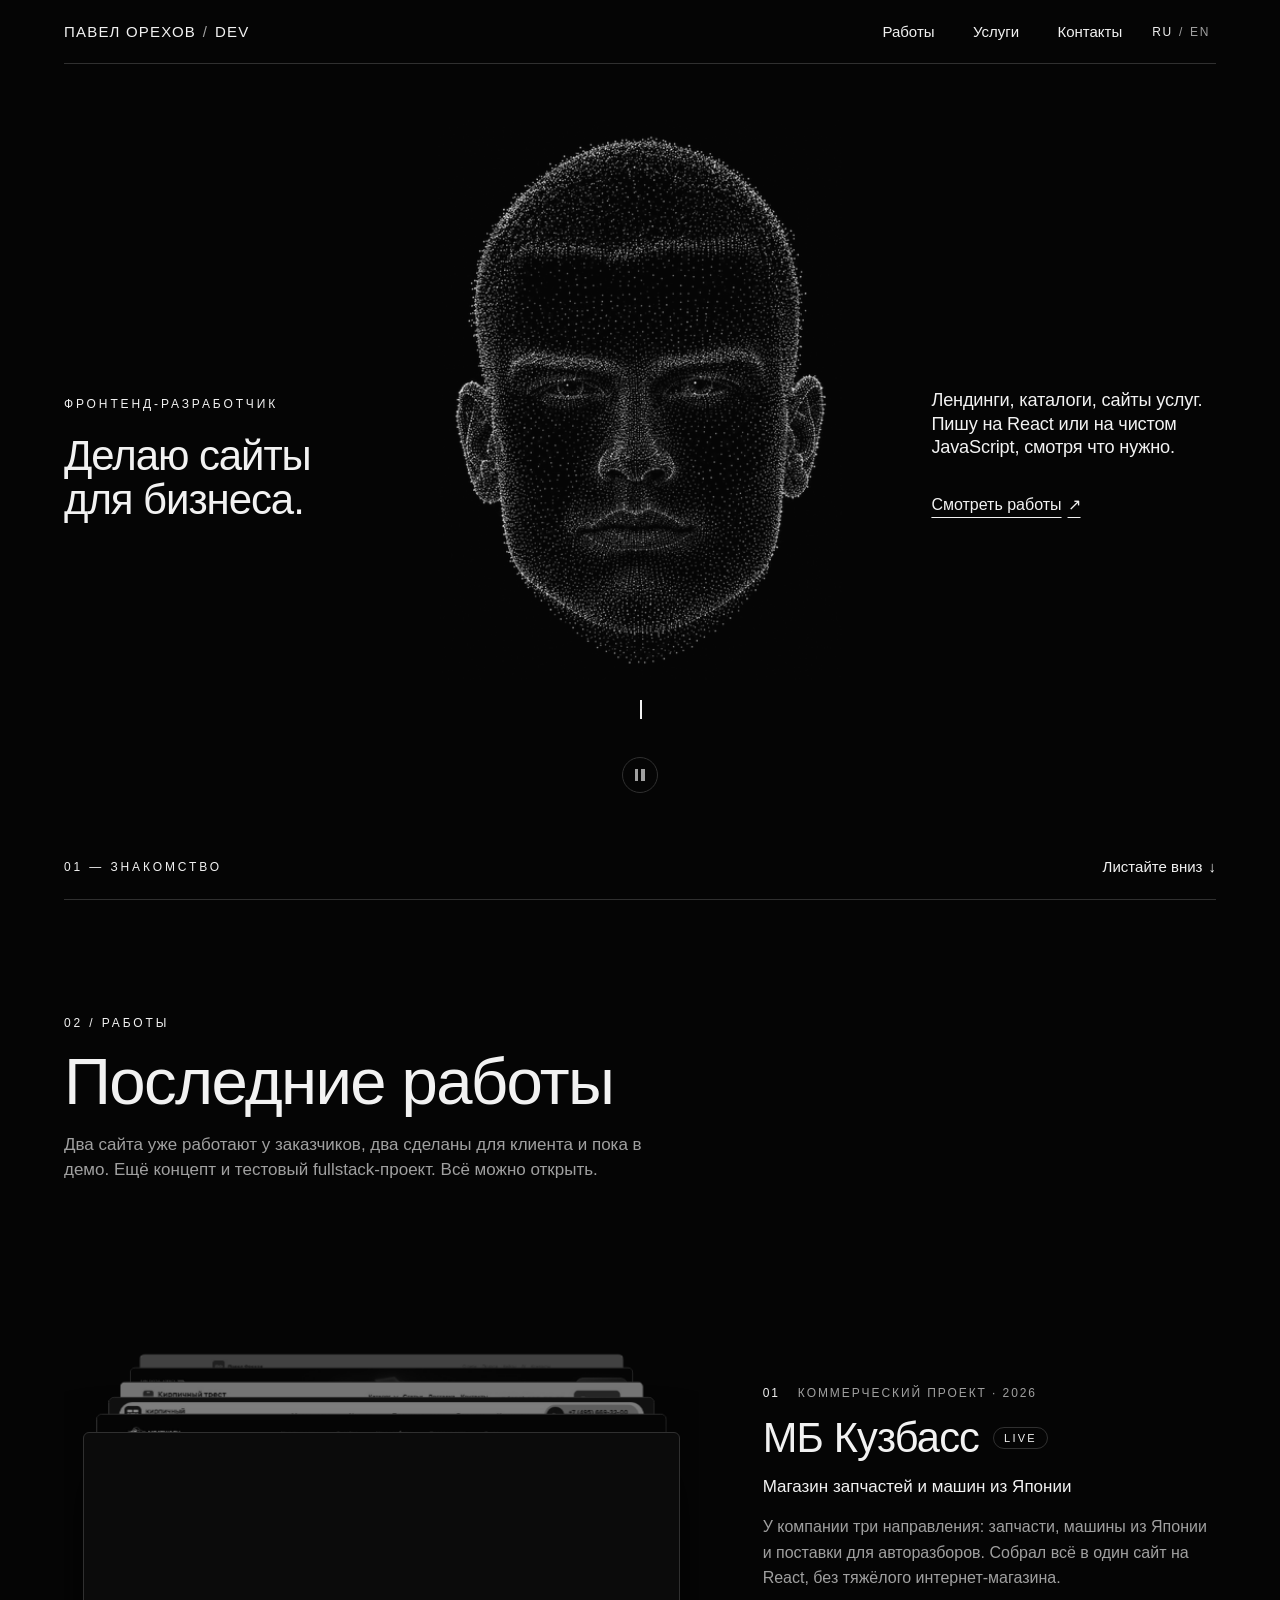
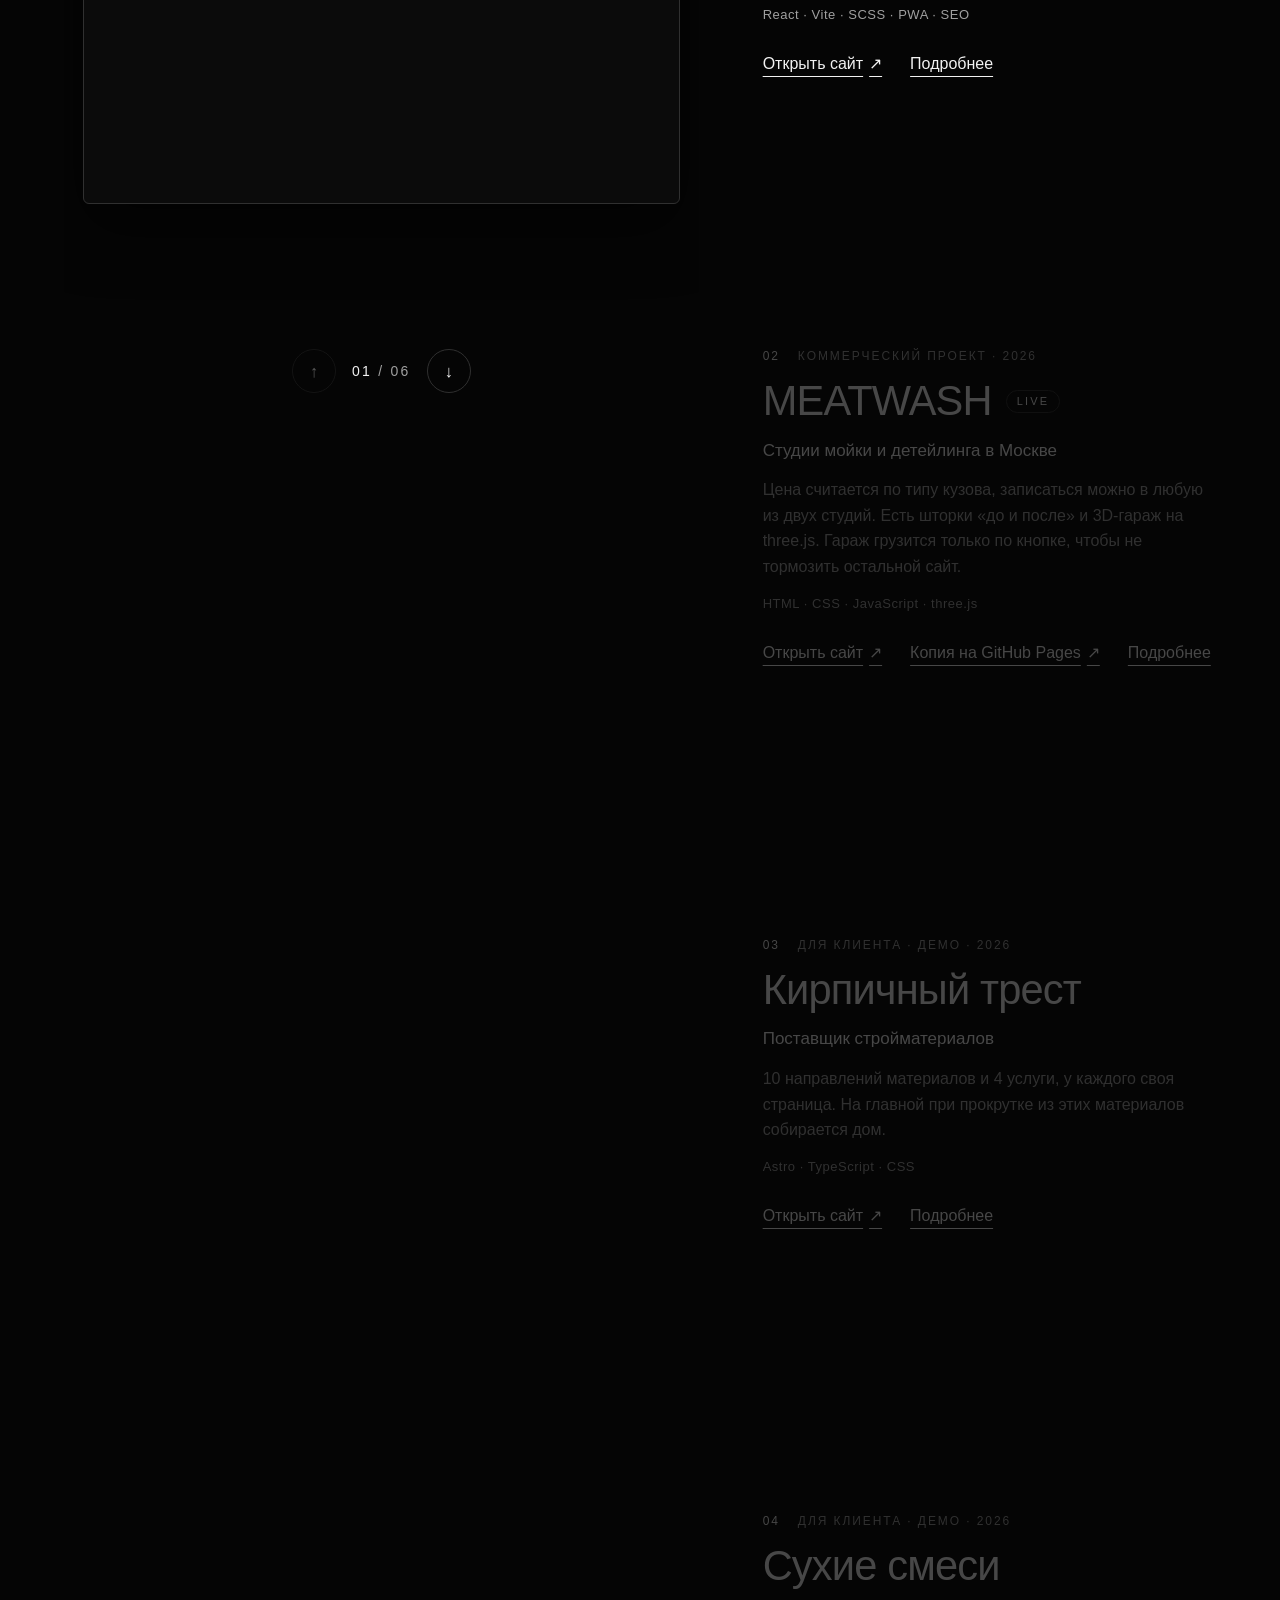
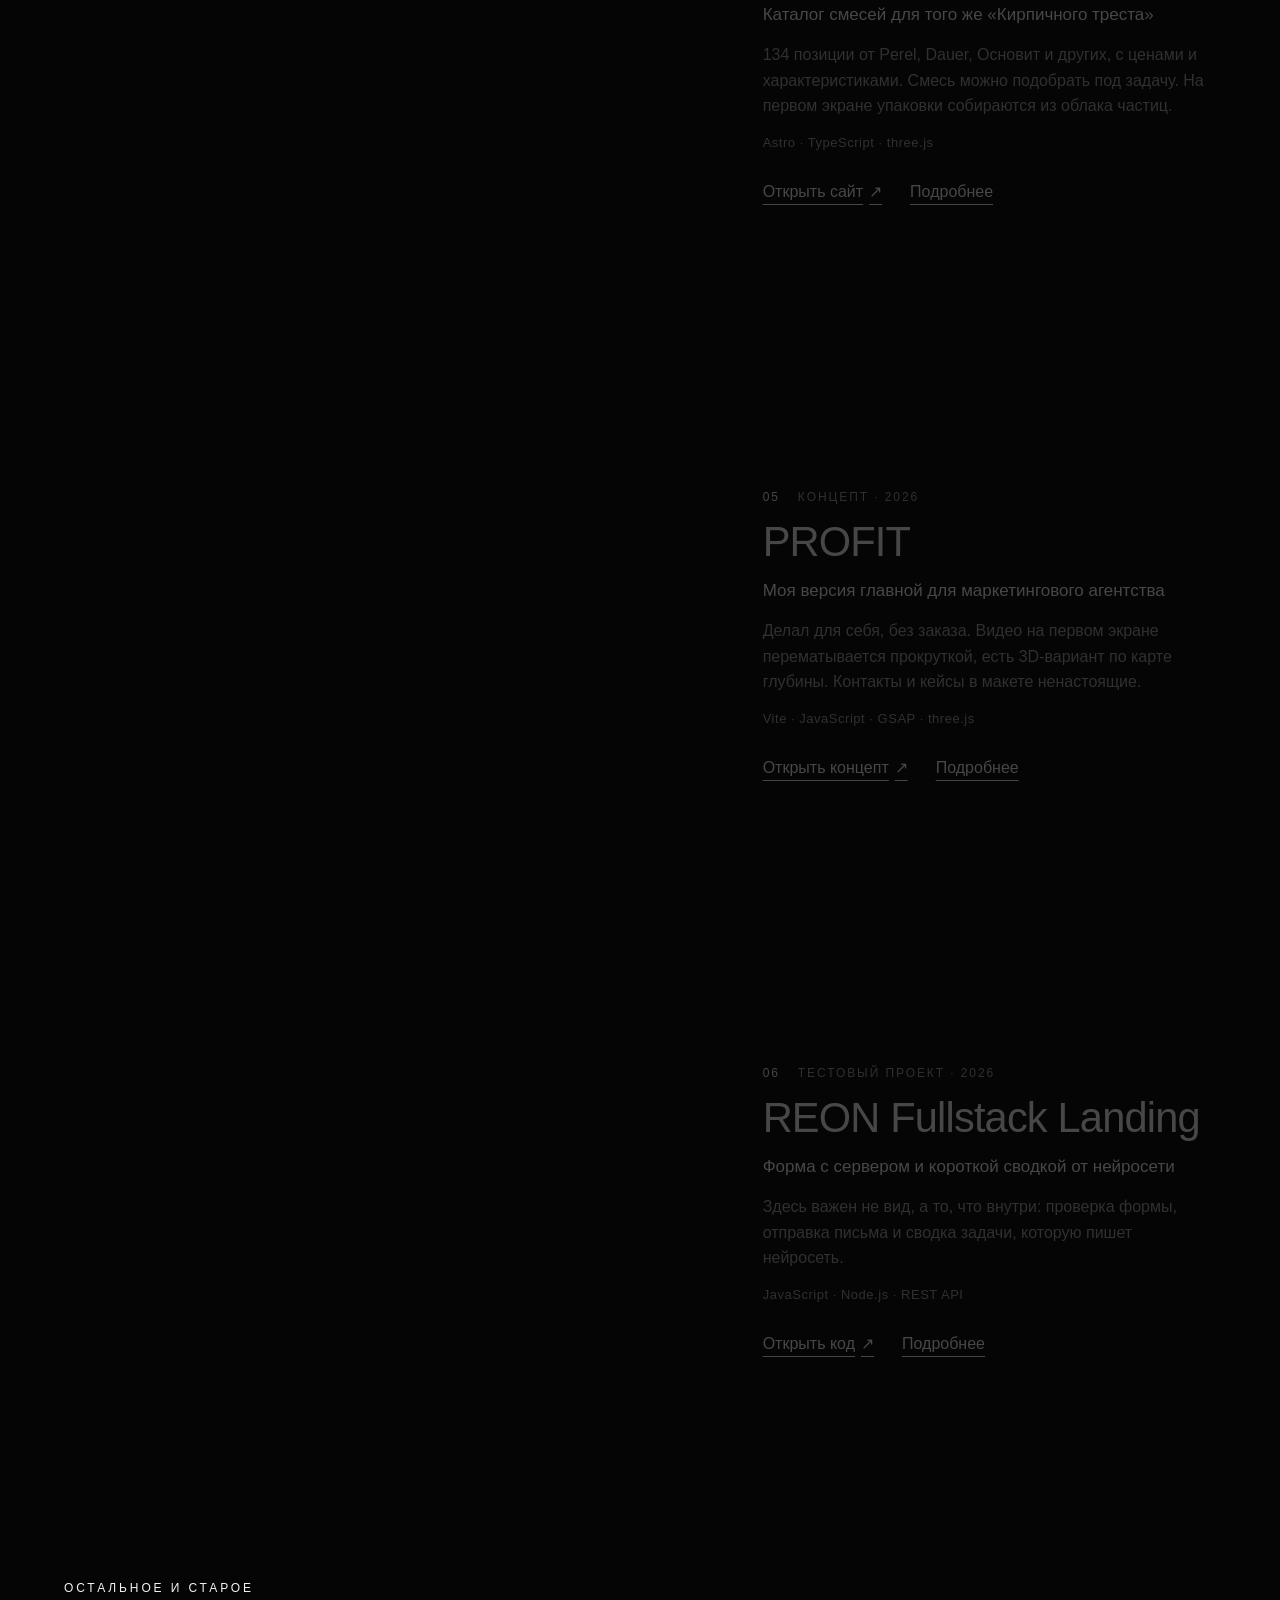
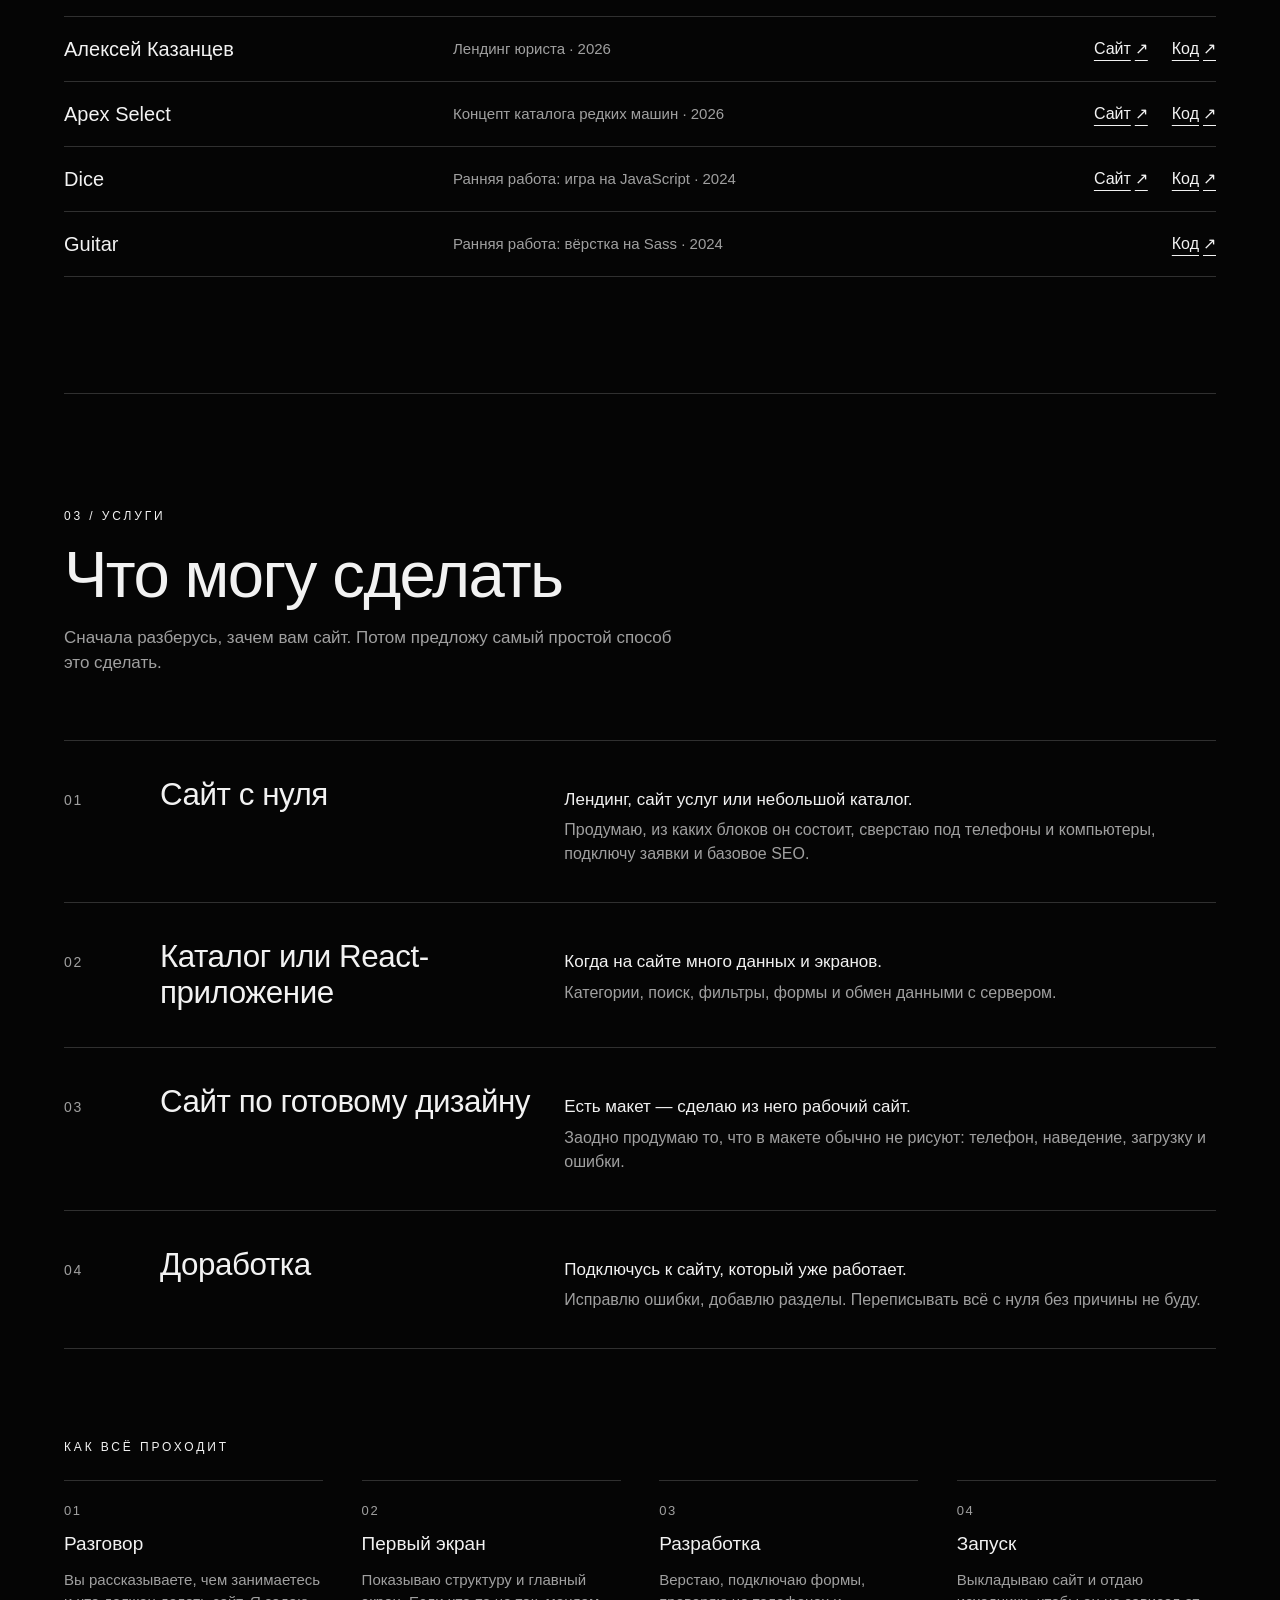
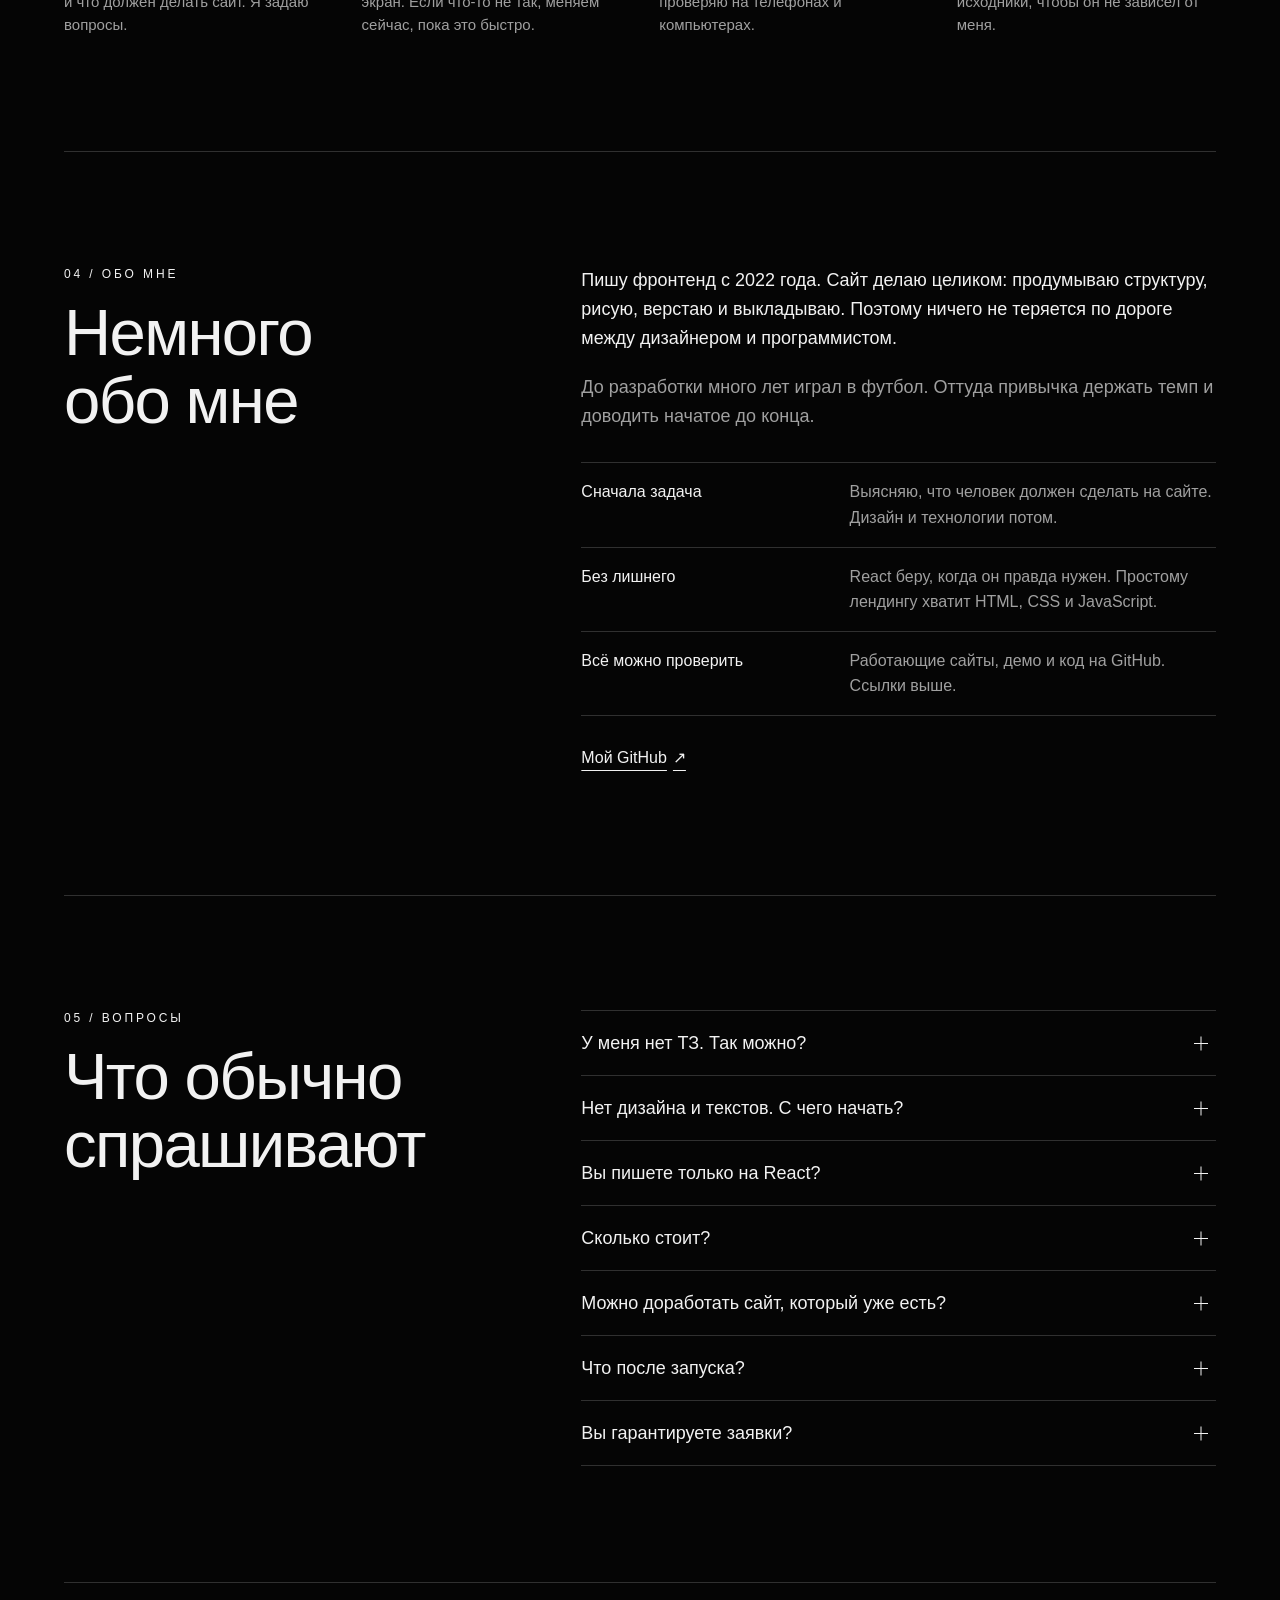
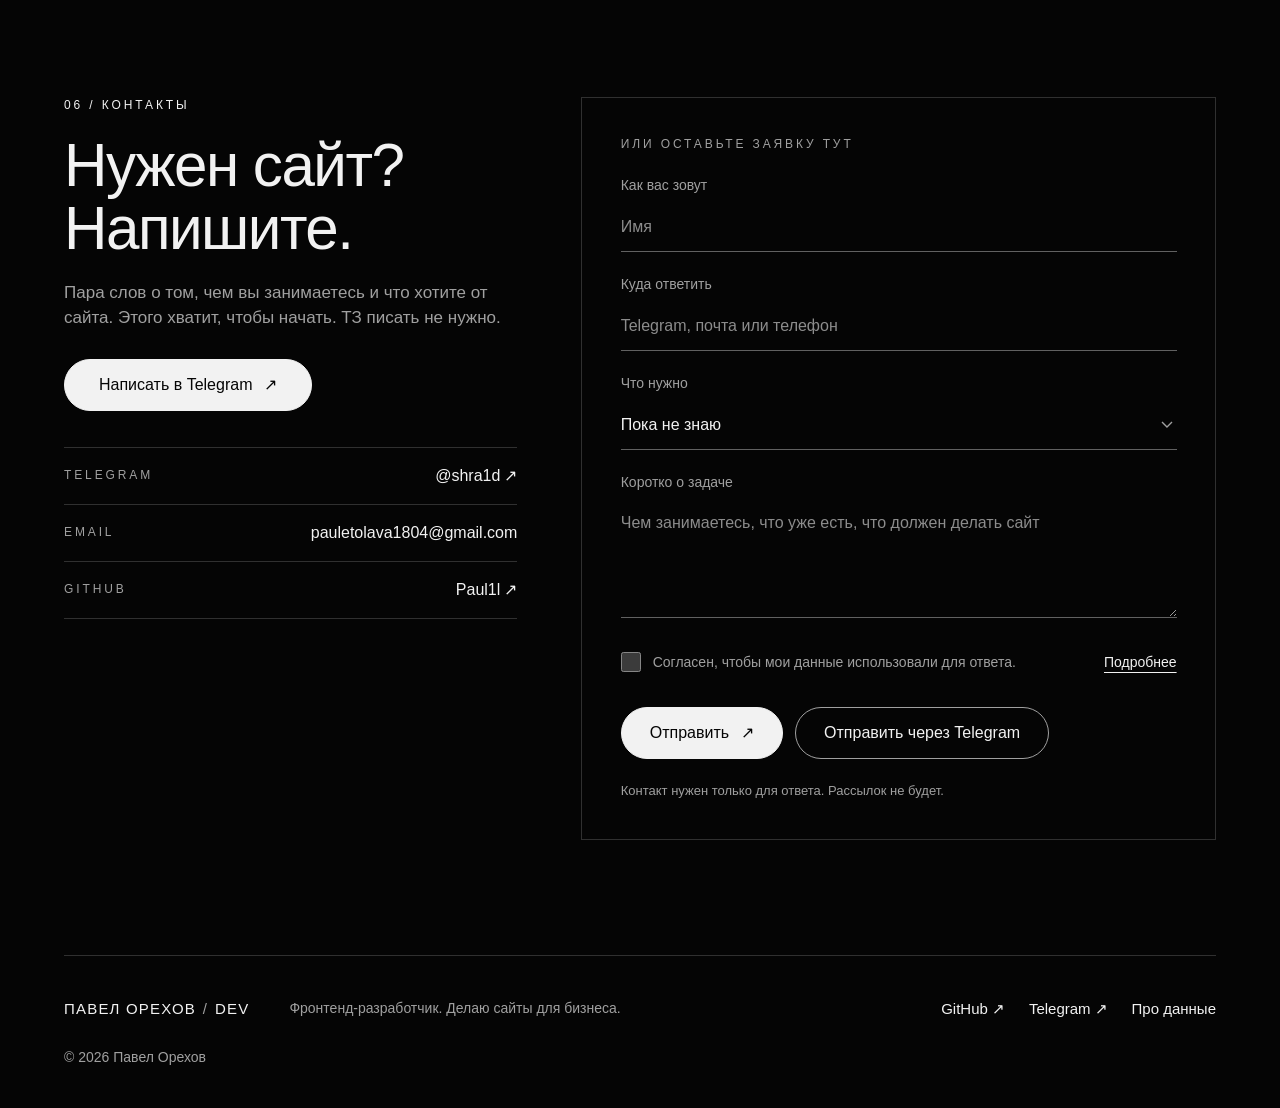
<file: index.html>
<!DOCTYPE html>
<html lang="ru">
<head>
  <meta charset="UTF-8">
  <meta name="viewport" content="width=device-width, initial-scale=1.0">
  <meta name="description" data-i18n-content="seo.description" content="Делаю лендинги, каталоги и сайты на React. Два сайта уже работают у заказчиков: МБ Кузбасс и MEATWASH. Пишите в Telegram.">
  <meta name="author" data-i18n-content="seo.author" content="Павел Орехов">
  <meta name="theme-color" content="#050505">
  <meta name="color-scheme" content="dark">
  <meta property="og:type" content="website">
  <meta property="og:locale" data-i18n-content="seo.locale" content="ru_RU">
  <meta property="og:title" data-i18n-content="seo.title" content="Павел Орехов — делаю сайты для бизнеса">
  <meta property="og:description" data-i18n-content="seo.ogDescription" content="Лендинги, каталоги и сайты на React. Посмотрите работы и напишите мне в Telegram.">
  <meta property="og:url" content="https://paul1l.github.io/Portfolio-site/">
  <meta property="og:image" content="https://paul1l.github.io/Portfolio-site/assets/projects/mb-kuzbass.jpg">
  <meta property="og:image:alt" data-i18n-content="seo.ogImageAlt" content="Первый экран сайта МБ Кузбасс">
  <link rel="canonical" href="https://paul1l.github.io/Portfolio-site/">
  <link rel="alternate" hreflang="ru" href="https://paul1l.github.io/Portfolio-site/">
  <link rel="alternate" hreflang="en" href="https://paul1l.github.io/Portfolio-site/?lang=en">
  <link rel="alternate" hreflang="x-default" href="https://paul1l.github.io/Portfolio-site/">
  <link rel="icon" href="favicon.svg" type="image/svg+xml">
  <link rel="preload" as="image" type="image/webp" href="assets/head/portrait.webp" imagesrcset="assets/head/portrait.webp 1x, assets/head/portrait@2x.webp 2x">
  <title data-i18n="seo.title">Павел Орехов — делаю сайты для бизнеса</title>
  <!-- Стили по BEM: база, затем по файлу на каждый блок (css/blocks/<имя-блока>.css).
       Подключены отдельными ссылками, а не через @import: так браузер качает их параллельно. -->
  <link rel="stylesheet" href="css/base.css">
  <!-- Общие блоки -->
  <link rel="stylesheet" href="css/blocks/page.css">
  <link rel="stylesheet" href="css/blocks/container.css">
  <link rel="stylesheet" href="css/blocks/skip-link.css">
  <link rel="stylesheet" href="css/blocks/eyebrow.css">
  <link rel="stylesheet" href="css/blocks/button.css">
  <link rel="stylesheet" href="css/blocks/text-link.css">
  <link rel="stylesheet" href="css/blocks/reveal.css">
  <!-- Шапка -->
  <link rel="stylesheet" href="css/blocks/site-header.css">
  <link rel="stylesheet" href="css/blocks/logo.css">
  <link rel="stylesheet" href="css/blocks/site-nav.css">
  <link rel="stylesheet" href="css/blocks/language-switch.css">
  <link rel="stylesheet" href="css/blocks/menu-button.css">
  <!-- Первый экран -->
  <link rel="stylesheet" href="css/blocks/hero.css">
  <link rel="stylesheet" href="css/blocks/portrait.css">
  <link rel="stylesheet" href="css/blocks/captions.css">
  <!-- Разделы -->
  <link rel="stylesheet" href="css/blocks/section.css">
  <link rel="stylesheet" href="css/blocks/section-heading.css">
  <link rel="stylesheet" href="css/blocks/split.css">
  <link rel="stylesheet" href="css/blocks/showcase.css">
  <link rel="stylesheet" href="css/blocks/project-card.css">
  <link rel="stylesheet" href="css/blocks/work-deck.css">
  <link rel="stylesheet" href="css/blocks/more-works.css">
  <link rel="stylesheet" href="css/blocks/service-list.css">
  <link rel="stylesheet" href="css/blocks/process.css">
  <link rel="stylesheet" href="css/blocks/about.css">
  <link rel="stylesheet" href="css/blocks/facts.css">
  <link rel="stylesheet" href="css/blocks/faq.css">
  <link rel="stylesheet" href="css/blocks/contact.css">
  <link rel="stylesheet" href="css/blocks/contact-links.css">
  <link rel="stylesheet" href="css/blocks/brief-form.css">
  <link rel="stylesheet" href="css/blocks/field.css">
  <link rel="stylesheet" href="css/blocks/consent.css">
  <!-- Подвал, всплывающие элементы и окна -->
  <link rel="stylesheet" href="css/blocks/site-footer.css">
  <link rel="stylesheet" href="css/blocks/mobile-cta.css">
  <link rel="stylesheet" href="css/blocks/toast.css">
  <link rel="stylesheet" href="css/blocks/dialog.css">
  <link rel="stylesheet" href="css/blocks/case-study.css">
</head>
<body class="page">
  <a class="skip-link" href="#main" data-i18n="skipLink">Перейти к содержанию</a>

  <header class="site-header" data-site-header>
    <div class="container site-header__inner">
      <a class="logo" href="#top" aria-label="Павел Орехов, на главную" data-i18n-aria="logo.ariaLabel" data-logo>
        <span data-i18n="logo.name">Павел Орехов</span> <span class="logo__slash" aria-hidden="true">/</span> DEV
      </a>

      <nav class="site-nav" id="site-navigation" aria-label="Основное меню" data-i18n-aria="navigation.ariaLabel" data-site-nav>
        <a class="site-nav__link" href="#work" data-i18n="navigation.work">Работы</a>
        <a class="site-nav__link" href="#services" data-i18n="navigation.services">Услуги</a>
        <a class="site-nav__link" href="#contact" data-i18n="navigation.contact">Контакты</a>
      </nav>

      <div class="site-header__actions">
        <button class="language-switch" type="button" aria-label="Переключить сайт на английский" data-language-switch hidden>
          <span class="language-switch__current" data-language-current>RU</span>
          <span class="language-switch__separator" aria-hidden="true">/</span>
          <span class="language-switch__next" data-language-next>EN</span>
        </button>

        <button class="menu-button" type="button" aria-label="Открыть меню" aria-controls="site-navigation" aria-expanded="false" data-menu-button>
          <span class="menu-button__line menu-button__line--top"></span>
          <span class="menu-button__line menu-button__line--bottom"></span>
        </button>
      </div>
    </div>
  </header>

  <main id="main">
    <section class="hero" id="top" aria-labelledby="hero-title">
      <div class="container hero__grid">
        <div class="hero__intro">
          <p class="eyebrow hero__eyebrow" data-i18n="hero.eyebrow">Фронтенд-разработчик</p>
          <h1 class="hero__title" id="hero-title" data-i18n-html="hero.title">Делаю сайты для&nbsp;бизнеса.</h1>
        </div>

        <div class="hero__center">
          <figure class="portrait" data-portrait>
            <img class="portrait__poster" src="assets/head/portrait.webp" srcset="assets/head/portrait.webp 1x, assets/head/portrait@2x.webp 2x" alt="Портрет Павла Орехова из светлых точек" data-i18n-alt="hero.portraitAlt" width="392" height="542" fetchpriority="high" decoding="async" data-portrait-poster>
          </figure>

          <!-- Субтитры: видимая строка набирается скриптом и скрыта от скринридеров,
               а полный текст для них лежит отдельным абзацем. Без JavaScript видна первая фраза. -->
          <div class="captions" data-captions>
            <p class="captions__line" aria-hidden="true" data-captions-line>
              <span class="captions__text" data-captions-text>Привет! Я Павел.</span><span class="captions__caret" data-captions-caret hidden></span>
            </p>
            <p class="visually-hidden" data-captions-transcript>Привет! Я Павел. Делаю лендинги, каталоги и сайты на React. Ниже мои работы, их можно открыть. Если нужен сайт, пишите в Telegram.</p>
            <button class="captions__control captions__control--pause" type="button" aria-label="Остановить субтитры" data-captions-control hidden>
              <span class="captions__icon" aria-hidden="true"></span>
            </button>
          </div>
        </div>

        <div class="hero__aside">
          <p class="hero__lead" data-i18n="hero.lead">Лендинги, каталоги, сайты услуг. Пишу на React или на чистом JavaScript, смотря что нужно.</p>
          <a class="text-link" href="#work" data-i18n-html="hero.worksLink">Смотреть работы <span aria-hidden="true">↗</span></a>
        </div>

        <div class="hero__bar">
          <span class="eyebrow eyebrow--compact" data-i18n="hero.barLabel">01 — Знакомство</span>
          <a class="hero__scroll-link" href="#work" data-i18n-html="hero.scrollLink">Листайте вниз <span aria-hidden="true">↓</span></a>
        </div>
      </div>
    </section>

    <section class="section" id="work" aria-labelledby="work-title">
      <div class="container">
        <div class="section-heading reveal">
          <p class="eyebrow" data-i18n="work.eyebrow">02 / Работы</p>
          <h2 class="section-heading__title" id="work-title" data-i18n="work.title">Последние работы</h2>
          <p class="section-heading__text" data-i18n="work.intro">Два сайта уже работают у заказчиков, два сделаны для клиента и пока в демо. Ещё концепт и тестовый fullstack-проект. Всё можно открыть.</p>
        </div>

        <!-- Колоду (слева) заполняет и включает js/modules/work-deck.js на экранах от 768 px. -->
        <div class="showcase" data-showcase>
          <div class="showcase__deck work-deck" data-work-deck hidden>
            <div class="work-deck__stage" aria-hidden="true" data-work-deck-stage></div>
            <div class="work-deck__controls">
              <button class="work-deck__button" type="button" aria-label="Предыдущая работа" data-i18n-aria="work.deckPrevious" data-work-deck-previous>
                <span aria-hidden="true">↑</span>
              </button>
              <p class="work-deck__counter">
                <span class="work-deck__counter-current" data-work-deck-current>01</span> / <span data-work-deck-total>06</span>
              </p>
              <button class="work-deck__button" type="button" aria-label="Следующая работа" data-i18n-aria="work.deckNext" data-work-deck-next>
                <span aria-hidden="true">↓</span>
              </button>
            </div>
          </div>

          <ol class="showcase__list">
            <li class="showcase__item project-card reveal" data-project>
              <a class="showcase__visual project-card__visual" href="https://mb-kuzbass.ru/" target="_blank" rel="noopener noreferrer" tabindex="-1" aria-hidden="true">
                <img class="project-card__image" src="assets/projects/mb-kuzbass.jpg" alt="" width="1600" height="1000" loading="lazy" decoding="async" data-project-image>
              </a>
              <div class="project-card__body">
                <p class="project-card__meta">
                  <span class="project-card__number">01</span>
                  <span data-i18n="projects.mbKuzbass.type">Коммерческий проект · 2026</span>
                </p>
                <h3 class="project-card__title">
                  <span data-i18n="projects.mbKuzbass.title">МБ Кузбасс</span>
                  <span class="project-card__badge">Live</span>
                </h3>
                <p class="project-card__subtitle" data-i18n="projects.mbKuzbass.subtitle">Магазин запчастей и машин из Японии</p>
                <p class="project-card__summary" data-i18n="projects.mbKuzbass.summary">У компании три направления: запчасти, машины из Японии и поставки для авторазборов. Собрал всё в один сайт на React, без тяжёлого интернет-магазина.</p>
                <p class="project-card__tags">React · Vite · SCSS · PWA · SEO</p>
                <div class="project-card__links">
                  <a class="text-link" href="https://mb-kuzbass.ru/" target="_blank" rel="noopener noreferrer" data-i18n-html="work.openWebsite">Открыть сайт <span aria-hidden="true">↗</span></a>
                  <button class="text-link" type="button" data-i18n="work.openCase" data-case-open="mb-kuzbass">Подробнее</button>
                </div>
              </div>
            </li>

            <li class="showcase__item project-card reveal" data-project>
              <a class="showcase__visual project-card__visual" href="https://meatwash.ru/" target="_blank" rel="noopener noreferrer" tabindex="-1" aria-hidden="true">
                <img class="project-card__image" src="assets/projects/meatwash.jpg" alt="" width="1600" height="1000" loading="lazy" decoding="async" data-project-image>
              </a>
              <div class="project-card__body">
                <p class="project-card__meta">
                  <span class="project-card__number">02</span>
                  <span data-i18n="projects.meatwash.type">Коммерческий проект · 2026</span>
                </p>
                <h3 class="project-card__title">
                  <span>MEATWASH</span>
                  <span class="project-card__badge">Live</span>
                </h3>
                <p class="project-card__subtitle" data-i18n="projects.meatwash.subtitle">Студии мойки и детейлинга в Москве</p>
                <p class="project-card__summary" data-i18n="projects.meatwash.summary">Цена считается по типу кузова, записаться можно в любую из двух студий. Есть шторки «до и после» и 3D-гараж на three.js. Гараж грузится только по кнопке, чтобы не тормозить остальной сайт.</p>
                <p class="project-card__tags">HTML · CSS · JavaScript · three.js</p>
                <div class="project-card__links">
                  <a class="text-link" href="https://meatwash.ru/" target="_blank" rel="noopener noreferrer" data-i18n-html="work.openWebsite">Открыть сайт <span aria-hidden="true">↗</span></a>
                  <a class="text-link" href="https://paul1l.github.io/MeatWash-v3.0/" target="_blank" rel="noopener noreferrer" data-i18n-html="work.githubCopy">Копия на GitHub Pages <span aria-hidden="true">↗</span></a>
                  <button class="text-link" type="button" data-i18n="work.openCase" data-case-open="meatwash">Подробнее</button>
                </div>
              </div>
            </li>

            <li class="showcase__item project-card reveal" data-project>
              <a class="showcase__visual project-card__visual" href="https://nikolay-brand-stack.vercel.app/" target="_blank" rel="noopener noreferrer" tabindex="-1" aria-hidden="true">
                <img class="project-card__image" src="assets/projects/kirpich-brand.jpg" alt="" width="1600" height="1000" loading="lazy" decoding="async" data-project-image>
              </a>
              <div class="project-card__body">
                <p class="project-card__meta">
                  <span class="project-card__number">03</span>
                  <span data-i18n="projects.kirpich.type">Для клиента · демо · 2026</span>
                </p>
                <h3 class="project-card__title" data-i18n="projects.kirpich.title">Кирпичный трест</h3>
                <p class="project-card__subtitle" data-i18n="projects.kirpich.subtitle">Поставщик стройматериалов</p>
                <p class="project-card__summary" data-i18n="projects.kirpich.summary">10 направлений материалов и 4 услуги, у каждого своя страница. На главной при прокрутке из этих материалов собирается дом.</p>
                <p class="project-card__tags">Astro · TypeScript · CSS</p>
                <div class="project-card__links">
                  <a class="text-link" href="https://nikolay-brand-stack.vercel.app/" target="_blank" rel="noopener noreferrer" data-i18n-html="work.openWebsite">Открыть сайт <span aria-hidden="true">↗</span></a>
                  <button class="text-link" type="button" data-i18n="work.openCase" data-case-open="kirpich-brand">Подробнее</button>
                </div>
              </div>
            </li>

            <li class="showcase__item project-card reveal" data-project>
              <a class="showcase__visual project-card__visual" href="https://smesi-sukhie-hero.vercel.app/" target="_blank" rel="noopener noreferrer" tabindex="-1" aria-hidden="true">
                <img class="project-card__image" src="assets/projects/smesi-sukhie.jpg" alt="" width="1600" height="1000" loading="lazy" decoding="async" data-project-image>
              </a>
              <div class="project-card__body">
                <p class="project-card__meta">
                  <span class="project-card__number">04</span>
                  <span data-i18n="projects.smesi.type">Для клиента · демо · 2026</span>
                </p>
                <h3 class="project-card__title" data-i18n="projects.smesi.title">Сухие смеси</h3>
                <p class="project-card__subtitle" data-i18n="projects.smesi.subtitle">Каталог смесей для того же «Кирпичного треста»</p>
                <p class="project-card__summary" data-i18n="projects.smesi.summary">134 позиции от Perel, Dauer, Основит и других, с ценами и характеристиками. Смесь можно подобрать под задачу. На первом экране упаковки собираются из облака частиц.</p>
                <p class="project-card__tags">Astro · TypeScript · three.js</p>
                <div class="project-card__links">
                  <a class="text-link" href="https://smesi-sukhie-hero.vercel.app/" target="_blank" rel="noopener noreferrer" data-i18n-html="work.openWebsite">Открыть сайт <span aria-hidden="true">↗</span></a>
                  <button class="text-link" type="button" data-i18n="work.openCase" data-case-open="smesi-sukhie">Подробнее</button>
                </div>
              </div>
            </li>

            <li class="showcase__item project-card reveal" data-project>
              <a class="showcase__visual project-card__visual" href="https://profit-concept.vercel.app/" target="_blank" rel="noopener noreferrer" tabindex="-1" aria-hidden="true">
                <img class="project-card__image" src="assets/projects/profit.jpg" alt="" width="1600" height="1000" loading="lazy" decoding="async" data-project-image>
              </a>
              <div class="project-card__body">
                <p class="project-card__meta">
                  <span class="project-card__number">05</span>
                  <span data-i18n="projects.profit.type">Концепт · 2026</span>
                </p>
                <h3 class="project-card__title">PROFIT</h3>
                <p class="project-card__subtitle" data-i18n="projects.profit.subtitle">Моя версия главной для маркетингового агентства</p>
                <p class="project-card__summary" data-i18n="projects.profit.summary">Делал для себя, без заказа. Видео на первом экране перематывается прокруткой, есть 3D-вариант по карте глубины. Контакты и кейсы в макете ненастоящие.</p>
                <p class="project-card__tags">Vite · JavaScript · GSAP · three.js</p>
                <div class="project-card__links">
                  <a class="text-link" href="https://profit-concept.vercel.app/" target="_blank" rel="noopener noreferrer" data-i18n-html="work.openConcept">Открыть концепт <span aria-hidden="true">↗</span></a>
                  <button class="text-link" type="button" data-i18n="work.openCase" data-case-open="profit-concept">Подробнее</button>
                </div>
              </div>
            </li>

            <li class="showcase__item project-card reveal" data-project>
              <a class="showcase__visual project-card__visual" href="https://github.com/Paul1l/Fullstack-landing" target="_blank" rel="noopener noreferrer" tabindex="-1" aria-hidden="true">
                <img class="project-card__image" src="assets/projects/fullstack.jpg" alt="" width="1600" height="1000" loading="lazy" decoding="async" data-project-image>
              </a>
              <div class="project-card__body">
                <p class="project-card__meta">
                  <span class="project-card__number">06</span>
                  <span data-i18n="projects.reon.type">Тестовый проект · 2026</span>
                </p>
                <h3 class="project-card__title">REON Fullstack Landing</h3>
                <p class="project-card__subtitle" data-i18n="projects.reon.subtitle">Форма с сервером и короткой сводкой от нейросети</p>
                <p class="project-card__summary" data-i18n="projects.reon.summary">Здесь важен не вид, а то, что внутри: проверка формы, отправка письма и сводка задачи, которую пишет нейросеть.</p>
                <p class="project-card__tags">JavaScript · Node.js · REST API</p>
                <div class="project-card__links">
                  <a class="text-link" href="https://github.com/Paul1l/Fullstack-landing" target="_blank" rel="noopener noreferrer" data-i18n-html="work.openCode">Открыть код <span aria-hidden="true">↗</span></a>
                  <button class="text-link" type="button" data-i18n="work.openCase" data-case-open="fullstack-landing">Подробнее</button>
                </div>
              </div>
            </li>
          </ol>
        </div>

        <div class="more-works reveal">
          <h3 class="eyebrow" data-i18n="work.moreTitle">Остальное и старое</h3>
          <ul class="more-works__list">
            <li class="more-works__item">
              <span class="more-works__name" data-i18n="projects.lawyer.title">Алексей Казанцев</span>
              <span class="more-works__type" data-i18n="projects.lawyer.type">Лендинг юриста · 2026</span>
              <span class="more-works__links">
                <a class="more-works__link" href="https://paul1l.github.io/lawyer-landing/" target="_blank" rel="noopener noreferrer" data-i18n-html="work.site">Сайт <span aria-hidden="true">↗</span></a>
                <a class="more-works__link" href="https://github.com/Paul1l/lawyer-landing" target="_blank" rel="noopener noreferrer" data-i18n-html="work.code">Код <span aria-hidden="true">↗</span></a>
              </span>
            </li>
            <li class="more-works__item">
              <span class="more-works__name">Apex Select</span>
              <span class="more-works__type" data-i18n="projects.apex.type">Концепт каталога редких машин · 2026</span>
              <span class="more-works__links">
                <a class="more-works__link" href="https://paul1l.github.io/Apex-Select/" target="_blank" rel="noopener noreferrer" data-i18n-html="work.site">Сайт <span aria-hidden="true">↗</span></a>
                <a class="more-works__link" href="https://github.com/Paul1l/Apex-Select" target="_blank" rel="noopener noreferrer" data-i18n-html="work.code">Код <span aria-hidden="true">↗</span></a>
              </span>
            </li>
            <li class="more-works__item">
              <span class="more-works__name">Dice</span>
              <span class="more-works__type" data-i18n="projects.dice.type">Ранняя работа: игра на JavaScript · 2024</span>
              <span class="more-works__links">
                <a class="more-works__link" href="https://paul1l.github.io/-dice/" target="_blank" rel="noopener noreferrer" data-i18n-html="work.site">Сайт <span aria-hidden="true">↗</span></a>
                <a class="more-works__link" href="https://github.com/Paul1l/-dice" target="_blank" rel="noopener noreferrer" data-i18n-html="work.code">Код <span aria-hidden="true">↗</span></a>
              </span>
            </li>
            <li class="more-works__item">
              <span class="more-works__name">Guitar</span>
              <span class="more-works__type" data-i18n="projects.guitar.type">Ранняя работа: вёрстка на Sass · 2024</span>
              <span class="more-works__links">
                <a class="more-works__link" href="https://github.com/Paul1l/Guitar" target="_blank" rel="noopener noreferrer" data-i18n-html="work.code">Код <span aria-hidden="true">↗</span></a>
              </span>
            </li>
          </ul>
        </div>
      </div>
    </section>

    <section class="section" id="services" aria-labelledby="services-title">
      <div class="container">
        <div class="section-heading reveal">
          <p class="eyebrow" data-i18n="services.eyebrow">03 / Услуги</p>
          <h2 class="section-heading__title" id="services-title" data-i18n="services.title">Что могу сделать</h2>
          <p class="section-heading__text" data-i18n="services.intro">Сначала разберусь, зачем вам сайт. Потом предложу самый простой способ это сделать.</p>
        </div>

        <ol class="service-list">
          <li class="service-list__item reveal">
            <span class="service-list__number">01</span>
            <h3 class="service-list__title" data-i18n="services.newSite.title">Сайт с нуля</h3>
            <p class="service-list__text">
              <strong class="service-list__lead" data-i18n="services.newSite.lead">Лендинг, сайт услуг или небольшой каталог.</strong>
              <span data-i18n="services.newSite.text">Продумаю, из каких блоков он состоит, сверстаю под телефоны и компьютеры, подключу заявки и базовое SEO.</span>
            </p>
          </li>
          <li class="service-list__item reveal">
            <span class="service-list__number">02</span>
            <h3 class="service-list__title" data-i18n="services.catalog.title">Каталог или React-приложение</h3>
            <p class="service-list__text">
              <strong class="service-list__lead" data-i18n="services.catalog.lead">Когда на сайте много данных и экранов.</strong>
              <span data-i18n="services.catalog.text">Категории, поиск, фильтры, формы и обмен данными с сервером.</span>
            </p>
          </li>
          <li class="service-list__item reveal">
            <span class="service-list__number">03</span>
            <h3 class="service-list__title" data-i18n="services.fromDesign.title">Сайт по готовому дизайну</h3>
            <p class="service-list__text">
              <strong class="service-list__lead" data-i18n="services.fromDesign.lead">Есть макет — сделаю из него рабочий сайт.</strong>
              <span data-i18n="services.fromDesign.text">Заодно продумаю то, что в макете обычно не рисуют: телефон, наведение, загрузку и ошибки.</span>
            </p>
          </li>
          <li class="service-list__item reveal">
            <span class="service-list__number">04</span>
            <h3 class="service-list__title" data-i18n="services.improvement.title">Доработка</h3>
            <p class="service-list__text">
              <strong class="service-list__lead" data-i18n="services.improvement.lead">Подключусь к сайту, который уже работает.</strong>
              <span data-i18n="services.improvement.text">Исправлю ошибки, добавлю разделы. Переписывать всё с нуля без причины не буду.</span>
            </p>
          </li>
        </ol>

        <div class="process reveal">
          <h3 class="eyebrow" data-i18n="process.title">Как всё проходит</h3>
          <ol class="process__steps">
            <li class="process__step">
              <span class="process__number">01</span>
              <strong class="process__step-title" data-i18n="process.step1.title">Разговор</strong>
              <p class="process__step-text" data-i18n="process.step1.text">Вы рассказываете, чем занимаетесь и что должен делать сайт. Я задаю вопросы.</p>
            </li>
            <li class="process__step">
              <span class="process__number">02</span>
              <strong class="process__step-title" data-i18n="process.step2.title">Первый экран</strong>
              <p class="process__step-text" data-i18n="process.step2.text">Показываю структуру и главный экран. Если что-то не так, меняем сейчас, пока это быстро.</p>
            </li>
            <li class="process__step">
              <span class="process__number">03</span>
              <strong class="process__step-title" data-i18n="process.step3.title">Разработка</strong>
              <p class="process__step-text" data-i18n="process.step3.text">Верстаю, подключаю формы, проверяю на телефонах и компьютерах.</p>
            </li>
            <li class="process__step">
              <span class="process__number">04</span>
              <strong class="process__step-title" data-i18n="process.step4.title">Запуск</strong>
              <p class="process__step-text" data-i18n="process.step4.text">Выкладываю сайт и отдаю исходники, чтобы он не зависел от меня.</p>
            </li>
          </ol>
        </div>
      </div>
    </section>

    <section class="section" id="about" aria-labelledby="about-title">
      <div class="container split">
        <div class="section-heading section-heading--flush reveal">
          <p class="eyebrow" data-i18n="about.eyebrow">04 / Обо мне</p>
          <h2 class="section-heading__title" id="about-title" data-i18n="about.title">Немного обо мне</h2>
        </div>

        <div class="about__text reveal">
          <p class="about__paragraph" data-i18n="about.paragraph1">Пишу фронтенд с 2022 года. Сайт делаю целиком: продумываю структуру, рисую, верстаю и выкладываю. Поэтому ничего не теряется по дороге между дизайнером и программистом.</p>
          <p class="about__paragraph about__paragraph--muted" data-i18n="about.paragraph2">До разработки много лет играл в футбол. Оттуда привычка держать темп и доводить начатое до конца.</p>

          <dl class="facts">
            <div class="facts__row">
              <dt class="facts__term" data-i18n="about.fact1.term">Сначала задача</dt>
              <dd class="facts__definition" data-i18n="about.fact1.definition">Выясняю, что человек должен сделать на сайте. Дизайн и технологии потом.</dd>
            </div>
            <div class="facts__row">
              <dt class="facts__term" data-i18n="about.fact2.term">Без лишнего</dt>
              <dd class="facts__definition" data-i18n="about.fact2.definition">React беру, когда он правда нужен. Простому лендингу хватит HTML, CSS и JavaScript.</dd>
            </div>
            <div class="facts__row">
              <dt class="facts__term" data-i18n="about.fact3.term">Всё можно проверить</dt>
              <dd class="facts__definition" data-i18n="about.fact3.definition">Работающие сайты, демо и код на GitHub. Ссылки выше.</dd>
            </div>
          </dl>

          <a class="text-link" href="https://github.com/Paul1l" target="_blank" rel="noopener noreferrer" data-i18n-html="about.githubLink">Мой GitHub <span aria-hidden="true">↗</span></a>
        </div>
      </div>
    </section>

    <section class="section" id="faq" aria-labelledby="faq-title">
      <div class="container split">
        <div class="section-heading section-heading--flush reveal">
          <p class="eyebrow" data-i18n="faq.eyebrow">05 / Вопросы</p>
          <h2 class="section-heading__title" id="faq-title" data-i18n="faq.title">Что обычно спрашивают</h2>
        </div>

        <div class="faq reveal">
          <details class="faq__item">
            <summary class="faq__question" data-i18n="faq.item1.question">У меня нет ТЗ. Так можно?</summary>
            <p class="faq__answer" data-i18n="faq.item1.answer">Можно. Расскажите, чем занимаетесь и чего ждёте от сайта. Я задам вопросы и сам соберу из ответов план.</p>
          </details>
          <details class="faq__item">
            <summary class="faq__question" data-i18n="faq.item2.question">Нет дизайна и текстов. С чего начать?</summary>
            <p class="faq__answer" data-i18n="faq.item2.answer">Со структуры. По ходу станет понятно, каких текстов и фото не хватает, и я скажу об этом до начала разработки.</p>
          </details>
          <details class="faq__item">
            <summary class="faq__question" data-i18n="faq.item3.question">Вы пишете только на React?</summary>
            <p class="faq__answer" data-i18n="faq.item3.answer">Нет. Для лендинга React обычно не нужен, хватит HTML, CSS и JavaScript. React беру, когда на сайте много данных и экранов.</p>
          </details>
          <details class="faq__item">
            <summary class="faq__question" data-i18n="faq.item4.question">Сколько стоит?</summary>
            <p class="faq__answer" data-i18n="faq.item4.answer">Зависит от количества страниц, готовности текстов и того, что сайт должен уметь. Цену назову, когда разберёмся в задаче.</p>
          </details>
          <details class="faq__item">
            <summary class="faq__question" data-i18n="faq.item5.question">Можно доработать сайт, который уже есть?</summary>
            <p class="faq__answer" data-i18n="faq.item5.answer">Можно. Сначала посмотрю код. Потом скажу, что оставить, что поправить, а что проще переделать.</p>
          </details>
          <details class="faq__item">
            <summary class="faq__question" data-i18n="faq.item6.question">Что после запуска?</summary>
            <p class="faq__answer" data-i18n="faq.item6.answer">Проверяю, что всё работает на настоящем домене, и отдаю исходники. Если нужна поддержка дальше, договоримся отдельно.</p>
          </details>
          <details class="faq__item">
            <summary class="faq__question" data-i18n="faq.item7.question">Вы гарантируете заявки?</summary>
            <p class="faq__answer" data-i18n="faq.item7.answer">Нет. Заявки зависят ещё от рекламы, цены и того, как вы отвечаете клиентам. От меня — понятный сайт, на котором легко найти кнопку «Связаться».</p>
          </details>
        </div>
      </div>
    </section>

    <section class="section" id="contact" aria-labelledby="contact-title">
      <div class="container split">
        <div class="contact__info reveal">
          <p class="eyebrow" data-i18n="contact.eyebrow">06 / Контакты</p>
          <h2 class="contact__title" id="contact-title" data-i18n="contact.title">Нужен сайт? Напишите.</h2>
          <p class="contact__intro" data-i18n="contact.intro">Пара слов о том, чем вы занимаетесь и что хотите от сайта. Этого хватит, чтобы начать. ТЗ писать не нужно.</p>

          <a class="button button--primary button--wide" href="https://t.me/shra1d" target="_blank" rel="noopener noreferrer" data-i18n-html="contact.telegramLink">Написать в Telegram <span aria-hidden="true">↗</span></a>

          <ul class="contact-links">
            <li class="contact-links__item">
              <span class="eyebrow eyebrow--muted">Telegram</span>
              <a class="contact-links__link" href="https://t.me/shra1d" target="_blank" rel="noopener noreferrer">@shra1d <span aria-hidden="true">↗</span></a>
            </li>
            <li class="contact-links__item">
              <span class="eyebrow eyebrow--muted">Email</span>
              <a class="contact-links__link" href="mailto:pauletolava1804@gmail.com">pauletolava1804@gmail.com</a>
            </li>
            <li class="contact-links__item">
              <span class="eyebrow eyebrow--muted">GitHub</span>
              <a class="contact-links__link" href="https://github.com/Paul1l" target="_blank" rel="noopener noreferrer">Paul1l <span aria-hidden="true">↗</span></a>
            </li>
          </ul>
        </div>

        <form class="brief-form reveal" action="https://formsubmit.co/pauletolava1804@gmail.com" method="POST" data-brief-form>
          <h3 class="eyebrow eyebrow--muted" data-i18n="form.title">Или оставьте заявку тут</h3>
          <input type="hidden" name="_subject" value="Заявка с сайта-портфолио" data-i18n-value="form.emailSubject">
          <input type="hidden" name="_template" value="table">
          <input type="hidden" name="_captcha" value="false">
          <input type="hidden" name="_next" value="https://paul1l.github.io/Portfolio-site/?sent=1#contact">
          <input class="brief-form__honeypot" type="text" name="_honey" tabindex="-1" autocomplete="off" aria-hidden="true">

          <label class="field">
            <span class="field__label" data-i18n="form.nameLabel">Как вас зовут</span>
            <input class="field__control" type="text" name="name" placeholder="Имя" data-i18n-placeholder="form.namePlaceholder" autocomplete="name" required>
          </label>

          <label class="field">
            <span class="field__label" data-i18n="form.contactLabel">Куда ответить</span>
            <input class="field__control" type="text" name="contact" placeholder="Telegram, почта или телефон" data-i18n-placeholder="form.contactPlaceholder" autocomplete="email" required>
          </label>

          <label class="field">
            <span class="field__label" data-i18n="form.formatLabel">Что нужно</span>
            <select class="field__control field__control--select" name="format">
              <option value="undecided" data-i18n="form.formatUndecided">Пока не знаю</option>
              <option value="new-site" data-i18n="form.formatNewSite">Сайт с нуля</option>
              <option value="catalog-spa" data-i18n="form.formatCatalog">Каталог или React-приложение</option>
              <option value="from-design" data-i18n="form.formatFromDesign">Сайт по готовому дизайну</option>
              <option value="improvement" data-i18n="form.formatImprovement">Доработать сайт</option>
            </select>
          </label>

          <label class="field">
            <span class="field__label" data-i18n="form.messageLabel">Коротко о задаче</span>
            <textarea class="field__control field__control--textarea" name="message" rows="4" placeholder="Чем занимаетесь, что уже есть, что должен делать сайт" data-i18n-placeholder="form.messagePlaceholder" required></textarea>
          </label>

          <div class="consent">
            <input class="consent__checkbox" id="consent-checkbox" type="checkbox" name="agree" required>
            <label class="consent__label" for="consent-checkbox" data-i18n="form.consent">Согласен, чтобы мои данные использовали для ответа.</label>
            <button class="consent__details-button" type="button" data-i18n="form.consentDetails" data-privacy-open>Подробнее</button>
          </div>

          <div class="brief-form__actions">
            <button class="button button--primary brief-form__action" type="submit" data-i18n-html="form.submit">Отправить <span aria-hidden="true">↗</span></button>
            <button class="button button--outline brief-form__action" type="button" data-i18n="form.telegramButton" data-telegram-button>Отправить через Telegram</button>
          </div>

          <p class="brief-form__note" data-i18n="form.note">Контакт нужен только для ответа. Рассылок не будет.</p>
          <p class="brief-form__status" aria-live="polite" data-form-status></p>
        </form>
      </div>
    </section>
  </main>

  <a class="mobile-cta" href="#contact" data-i18n-html="navigation.mobileCta" data-mobile-cta>Написать <span aria-hidden="true">↗</span></a>

  <footer class="site-footer" data-site-footer>
    <div class="container site-footer__inner">
      <a class="logo" href="#top" aria-label="Наверх" data-i18n-aria="footer.topAriaLabel">
        <span data-i18n="logo.name">Павел Орехов</span> <span class="logo__slash" aria-hidden="true">/</span> DEV
      </a>
      <p class="site-footer__text" data-i18n="footer.text">Фронтенд-разработчик. Делаю сайты для бизнеса.</p>
      <div class="site-footer__links">
        <a class="site-footer__link" href="https://github.com/Paul1l" target="_blank" rel="noopener noreferrer">GitHub <span aria-hidden="true">↗</span></a>
        <a class="site-footer__link" href="https://t.me/shra1d" target="_blank" rel="noopener noreferrer">Telegram <span aria-hidden="true">↗</span></a>
        <button class="site-footer__link" type="button" data-i18n="footer.privacy" data-privacy-open>Про данные</button>
      </div>
      <p class="site-footer__copyright">© <span data-current-year>2026</span> <span data-i18n="footer.copyright">Павел Орехов</span></p>
    </div>
  </footer>

  <dialog class="dialog" aria-labelledby="case-title" data-case-dialog>
    <div class="dialog__body">
      <button class="dialog__close" type="button" aria-label="Закрыть" data-i18n-aria="dialogs.close" data-case-close>×</button>
      <div data-case-content>
        <h2 class="visually-hidden" id="case-title" data-i18n="dialogs.caseTitle">Кейс</h2>
      </div>
    </div>
  </dialog>

  <dialog class="dialog dialog--narrow" aria-labelledby="privacy-title" data-privacy-dialog>
    <div class="dialog__body dialog__body--text">
      <button class="dialog__close" type="button" aria-label="Закрыть" data-i18n-aria="dialogs.close" data-privacy-close>×</button>
      <p class="eyebrow" data-i18n="privacy.eyebrow">Про данные</p>
      <h2 class="dialog__title" id="privacy-title" data-i18n="privacy.title">Что происходит с данными из формы</h2>
      <p data-i18n="privacy.paragraph1">Имя, контакт, выбранный вариант и описание задачи нужны только для того, чтобы ответить вам и обсудить проект. Я их не публикую, не отдаю рекламным сервисам и не делаю по ним рассылок.</p>
      <p>
        <span data-i18n="privacy.paragraph2Before">Форма уходит через сервис FormSubmit мне на почту</span>
        <a href="mailto:pauletolava1804@gmail.com">pauletolava1804@gmail.com</a>.
        <span data-i18n="privacy.paragraph2After">Не хотите через форму — напишите в Telegram или на почту напрямую.</span>
      </p>
      <p data-i18n="privacy.paragraph3">Передумали? Напишите на ту же почту, и я удалю ваше сообщение.</p>
    </div>
  </dialog>

  <div class="toast" role="status" aria-live="polite" data-toast></div>

  <script type="module" src="js/main.js"></script>
  <script type="application/ld+json" data-schema-person>
    {
      "@context": "https://schema.org",
      "@type": "Person",
      "name": "Павел Орехов",
      "url": "https://paul1l.github.io/Portfolio-site/",
      "jobTitle": "Фронтенд-разработчик",
      "sameAs": [
        "https://github.com/Paul1l",
        "https://t.me/shra1d"
      ],
      "knowsAbout": ["React", "JavaScript", "HTML", "CSS", "SCSS", "SPA", "Frontend development"]
    }
  </script>
  <script type="application/ld+json" data-schema-projects>
    {
      "@context": "https://schema.org",
      "@type": "ItemList",
      "name": "Работы Павла Орехова",
      "itemListElement": [
        {
          "@type": "ListItem",
          "position": 1,
          "item": {
            "@type": "CreativeWork",
            "name": "МБ Кузбасс",
            "url": "https://mb-kuzbass.ru/",
            "description": "Сайт магазина запчастей и машин из Японии на React."
          }
        },
        {
          "@type": "ListItem",
          "position": 2,
          "item": {
            "@type": "CreativeWork",
            "name": "MEATWASH",
            "url": "https://meatwash.ru/",
            "description": "Сайт студий мойки и детейлинга в Москве: цены по типу кузова, онлайн-запись и 3D-гараж."
          }
        },
        {
          "@type": "ListItem",
          "position": 3,
          "item": {
            "@type": "CreativeWork",
            "name": "REON Fullstack Landing",
            "url": "https://github.com/Paul1l/Fullstack-landing",
            "description": "Тестовый fullstack-проект: форма, серверные функции, письмо и сводка заявки от нейросети."
          }
        }
      ]
    }
  </script>
</body>
</html>
</file>
<file: css/base.css>
/*
  База: дизайн-токены, сброс браузерных стилей и пара вспомогательных классов.
  Всё, что относится к конкретному блоку, лежит в css/blocks/<имя-блока>.css.
*/

:root {
  /* Цвета: строгий монохром */
  --color-background: #050505;
  --color-surface: #0b0b0b;
  --color-text: #f2f2f2;
  --color-text-bright: #ffffff;
  --color-muted: #a0a0a0;
  --color-line: #303030;
  --color-field-border: #616161; /* контраст с фоном не меньше 3:1 */
  --color-placeholder: #8c8c8c;
  --color-backdrop: rgba(0, 0, 0, 0.82);

  --font-family-base: "Helvetica Neue", "Segoe UI", Roboto, Arial, sans-serif;

  /* Сетка страницы */
  --container-max-width: 1440px;
  --page-padding: clamp(20px, 5vw, 64px);
  --header-height: 64px;
  --section-spacing: clamp(72px, 9vw, 136px);

  /* Движение */
  --ease-out: cubic-bezier(0.22, 1, 0.36, 1);
}

@media (max-width: 767px) {
  :root {
    --header-height: 60px;
  }
}

*,
*::before,
*::after {
  box-sizing: border-box;
}

[hidden] {
  display: none !important;
}

html {
  scroll-behavior: smooth;
  /* Линия раздела прячется под линией шапки — после перехода по якорю нет двойной черты. */
  scroll-padding-top: calc(var(--header-height) - 1px);
  -webkit-text-size-adjust: 100%;
  text-size-adjust: 100%;
}

@media (max-width: 767px) {
  html {
    /* Плавающая кнопка «Написать» не должна закрывать элемент в фокусе. */
    scroll-padding-bottom: 84px;
  }
}

body {
  margin: 0;
}

img {
  display: block;
  max-width: 100%;
  height: auto;
}

a {
  color: inherit;
}

button,
input,
select,
textarea {
  font: inherit;
  color: inherit;
}

button {
  cursor: pointer;
}

h1,
h2,
h3,
p,
ol,
ul,
dl,
dd,
figure {
  margin: 0;
}

ol,
ul {
  padding: 0;
  list-style: none;
}

::selection {
  background: var(--color-text);
  color: var(--color-background);
}

:focus-visible {
  outline: 2px solid var(--color-text);
  outline-offset: 3px;
  border-radius: 2px;
}

/* Текст только для скринридеров. */
.visually-hidden {
  position: absolute !important;
  width: 1px;
  height: 1px;
  padding: 0;
  margin: -1px;
  overflow: hidden;
  clip: rect(0 0 0 0);
  white-space: nowrap;
  border: 0;
}

@media (prefers-reduced-motion: reduce) {
  html {
    scroll-behavior: auto;
  }

  *,
  *::before,
  *::after {
    animation-duration: 0.01ms !important;
    animation-iteration-count: 1 !important;
    transition-duration: 0.01ms !important;
  }
}
</file>
<file: css/blocks/page.css>
/* Блок page — <body>: фон, шрифт и состояния всей страницы. */

.page {
  background: var(--color-background);
  color: var(--color-text);
  font-family: var(--font-family-base);
  font-size: 1rem;
  line-height: 1.5;
  -webkit-font-smoothing: antialiased;
  -moz-osx-font-smoothing: grayscale;
  overflow-x: hidden;
}

/* Открыто мобильное меню — страница под ним не прокручивается. */
.page--menu-open {
  overflow: hidden;
}
</file>
<file: css/blocks/container.css>
/* Блок container — ограничивает ширину содержимого и задаёт боковые поля. */

.container {
  width: 100%;
  max-width: var(--container-max-width);
  margin-inline: auto;
  padding-inline: var(--page-padding);
}
</file>
<file: css/blocks/skip-link.css>
/* Блок skip-link — ссылка «к содержанию», видна только при фокусе с клавиатуры. */

.skip-link {
  position: fixed;
  top: 12px;
  left: 12px;
  z-index: 100;
  padding: 12px 18px;
  background: var(--color-text);
  color: var(--color-background);
  text-decoration: none;
  transform: translateY(-200%);
}

.skip-link:focus {
  transform: none;
}
</file>
<file: css/blocks/eyebrow.css>
/* Блок eyebrow — мелкая надпись капслоком над заголовком или у поля. */

.eyebrow {
  font-size: 0.75rem;
  font-weight: 400;
  line-height: 1.4;
  letter-spacing: 0.24em;
  text-transform: uppercase;
  color: var(--color-text);
}

.eyebrow--muted {
  color: var(--color-muted);
}

@media (max-width: 767px) {
  .eyebrow--compact {
    letter-spacing: 0.18em;
  }
}
</file>
<file: css/blocks/button.css>
/*
  Блок button — кнопка-«таблетка».
  Модификаторы: --primary (светлая заливка), --outline (только рамка), --wide (шире поля).
*/

.button {
  display: inline-flex;
  align-items: center;
  justify-content: center;
  gap: 12px;
  min-height: 52px;
  padding: 0 28px;
  border: 1px solid transparent;
  border-radius: 999px;
  background: transparent;
  font-size: 1rem;
  font-weight: 500;
  line-height: 1.2;
  text-decoration: none;
  transition: background-color 0.2s ease, border-color 0.2s ease, color 0.2s ease;
}

.button:disabled {
  opacity: 0.6;
  cursor: progress;
}

.button--primary {
  border-color: var(--color-text);
  background: var(--color-text);
  color: var(--color-background);
}

.button--primary:hover {
  background: var(--color-text-bright);
}

.button--outline {
  border-color: var(--color-muted);
  color: var(--color-text);
  font-weight: 400;
}

.button--outline:hover {
  border-color: var(--color-text);
}

.button--wide {
  margin-top: 8px;
  padding-inline: 34px;
}
</file>
<file: css/blocks/text-link.css>
/* Блок text-link — подчёркнутая текстовая ссылка (или кнопка, которая выглядит как ссылка). */

.text-link {
  display: inline-flex;
  align-items: center;
  gap: 6px;
  min-height: 44px;
  padding: 0;
  border: 0;
  background: none;
  color: var(--color-text);
  font-size: 1rem;
  text-decoration: underline;
  text-decoration-thickness: 1px;
  text-underline-offset: 7px;
  transition: color 0.2s ease, text-decoration-color 0.2s ease;
}

.text-link:hover {
  text-decoration-color: var(--color-muted);
}
</file>
<file: css/blocks/reveal.css>
/*
  Блок reveal — плавное появление при прокрутке (js/modules/reveal-on-scroll.js).
  Пока скрипт не подключился (класс page--reveal-ready), всё видно сразу:
  без JavaScript содержимое не прячется.
*/

.page--reveal-ready .reveal {
  opacity: 0;
  transform: translateY(18px);
  transition: opacity 0.8s ease, transform 0.8s var(--ease-out);
}

.page--reveal-ready .reveal--visible,
.page--reveal-ready .reveal:focus-within {
  opacity: 1;
  transform: none;
}

@media (prefers-reduced-motion: reduce) {
  .page--reveal-ready .reveal {
    opacity: 1;
    transform: none;
  }
}
</file>
<file: css/blocks/site-header.css>
/* Блок site-header — липкая шапка: логотип, меню, язык. */

.site-header {
  position: sticky;
  top: 0;
  z-index: 40;
  background: var(--color-background);
}

.site-header__inner {
  position: relative;
  display: flex;
  align-items: center;
  justify-content: space-between;
  gap: 24px;
  min-height: var(--header-height);
}

/* Линия под шапкой — в пределах полей страницы, как у разделов. */
.site-header__inner::after {
  content: "";
  position: absolute;
  right: var(--page-padding);
  bottom: 0;
  left: var(--page-padding);
  height: 1px;
  background: var(--color-line);
}

.site-header__actions {
  display: flex;
  align-items: center;
  gap: 8px;
}
</file>
<file: css/blocks/logo.css>
/* Блок logo — «ПАВЕЛ ОРЕХОВ / DEV» в шапке и подвале. */

.logo {
  display: inline-flex;
  align-items: center;
  gap: 0.45em;
  min-height: 44px;
  font-size: 0.9375rem;
  font-weight: 500;
  letter-spacing: 0.08em;
  text-transform: uppercase;
  text-decoration: none;
  white-space: nowrap;
}

.logo__slash {
  color: var(--color-muted);
}

@media (max-width: 767px) {
  .logo {
    font-size: 0.8125rem;
    letter-spacing: 0.06em;
  }
}
</file>
<file: css/blocks/site-nav.css>
/*
  Блок site-nav — главное меню.
  На компьютере — строка ссылок в шапке, на телефоне — полноэкранная панель
  под шапкой (модификатор --open, переключает js/modules/site-menu.js).
*/

.site-nav {
  display: flex;
  align-items: center;
  gap: clamp(24px, 3vw, 48px);
  margin-left: auto;
}

.site-nav__link {
  display: inline-flex;
  align-items: center;
  justify-content: center;
  min-width: 44px;
  min-height: 44px;
  font-size: 0.9375rem;
  text-decoration: none;
  transition: color 0.2s ease;
}

.site-nav__link:hover {
  color: var(--color-muted);
}

@media (max-width: 767px) {
  .site-nav {
    position: fixed;
    top: var(--header-height);
    right: 0;
    left: 0;
    flex-direction: column;
    align-items: stretch;
    gap: 0;
    height: calc(100dvh - var(--header-height));
    margin: 0;
    padding: 16px var(--page-padding) 32px;
    background: var(--color-background);
    opacity: 0;
    visibility: hidden;
    transform: translateY(-8px);
    transition: opacity 0.25s ease, transform 0.25s var(--ease-out), visibility 0s linear 0.25s;
  }

  .site-nav--open {
    opacity: 1;
    visibility: visible;
    transform: none;
    transition: opacity 0.25s ease, transform 0.25s var(--ease-out), visibility 0s;
  }

  .site-nav__link {
    min-height: 64px;
    border-bottom: 1px solid var(--color-line);
    font-size: 1.75rem;
  }
}
</file>
<file: css/blocks/language-switch.css>
/* Блок language-switch — переключатель «RU / EN». Текущий язык яркий, второй приглушён. */

.language-switch {
  display: inline-flex;
  align-items: center;
  justify-content: center;
  gap: 6px;
  min-width: 44px;
  min-height: 44px;
  padding: 0 6px;
  border: 0;
  background: none;
  font-size: 0.75rem;
  letter-spacing: 0.14em;
}

.language-switch__separator,
.language-switch__next {
  color: var(--color-muted);
}

.language-switch:hover .language-switch__next {
  color: var(--color-text);
}
</file>
<file: css/blocks/menu-button.css>
/* Блок menu-button — «бургер» мобильного меню. Модификатор --open превращает полоски в крестик. */

.menu-button {
  display: none;
  position: relative;
  width: 44px;
  height: 44px;
  padding: 0;
  border: 0;
  background: none;
}

.menu-button__line {
  position: absolute;
  left: 11px;
  width: 22px;
  height: 1.5px;
  background: var(--color-text);
  transition: transform 0.3s var(--ease-out);
}

.menu-button__line--top {
  top: 18px;
}

.menu-button__line--bottom {
  top: 25px;
}

.menu-button--open .menu-button__line--top {
  transform: translateY(3.5px) rotate(45deg);
}

.menu-button--open .menu-button__line--bottom {
  transform: translateY(-3.5px) rotate(-45deg);
}

@media (max-width: 767px) {
  .menu-button {
    display: block;
  }
}
</file>
<file: css/blocks/hero.css>
/*
  Блок hero — первый экран: заголовок слева, голова с субтитрами по центру,
  короткое описание справа и полоса «01 — Знакомство» снизу.
*/

.hero {
  /* Холст частиц шире портрета — не даём ему создать горизонтальную прокрутку. */
  overflow: hidden;
  overflow: clip;
}

.hero__grid {
  display: grid;
  grid-template-columns: minmax(0, 3fr) minmax(0, 4fr) minmax(0, 3fr);
  grid-template-rows: 1fr auto;
  grid-template-areas:
    "intro center aside"
    "bar bar bar";
  column-gap: clamp(24px, 3vw, 48px);
  min-height: calc(100svh - var(--header-height));
  padding-top: clamp(20px, 3.5vh, 40px);
}

.hero__intro {
  grid-area: intro;
  position: relative;
  z-index: 2;
  align-self: center;
  container-type: inline-size;
}

.hero__eyebrow {
  margin-bottom: clamp(16px, 2.4vh, 28px);
}

.hero__title {
  font-size: clamp(2rem, 4vw, 4rem);
  font-size: clamp(2rem, 13cqi, 4.25rem);
  font-weight: 400;
  line-height: 1.04;
  letter-spacing: -0.025em;
  overflow-wrap: break-word;
}

.hero__center {
  grid-area: center;
  display: flex;
  flex-direction: column;
  align-items: center;
  justify-content: center;
  min-width: 0;
}

.hero__aside {
  grid-area: aside;
  position: relative;
  z-index: 2;
  align-self: center;
  padding-left: clamp(0px, 3vw, 48px);
  container-type: inline-size;
}

.hero__lead {
  margin-bottom: clamp(16px, 2.6vh, 32px);
  font-size: clamp(1.0625rem, 1.8vw, 1.75rem);
  font-size: clamp(1.0625rem, 6.4cqi, 1.75rem);
  line-height: 1.3;
  letter-spacing: -0.01em;
}

.hero__bar {
  grid-area: bar;
  display: flex;
  align-items: center;
  justify-content: space-between;
  gap: 16px;
  margin-top: clamp(16px, 2.6vh, 32px);
  padding-bottom: 10px;
  border-bottom: 1px solid var(--color-line);
}

.hero__scroll-link {
  display: inline-flex;
  align-items: center;
  gap: 6px;
  min-height: 44px;
  font-size: 0.9375rem;
  text-decoration: none;
}

.hero__scroll-link:hover {
  color: var(--color-muted);
}

/* Планшет: голова справа, текст слева в две строки сетки. */
@media (max-width: 1023px) {
  .hero__grid {
    grid-template-columns: minmax(0, 1fr) minmax(0, 1fr);
    grid-template-rows: auto auto auto;
    grid-template-areas:
      "intro center"
      "aside center"
      "bar bar";
    min-height: 0;
    row-gap: 28px;
    padding-top: 40px;
  }

  .hero__intro {
    align-self: end;
  }

  .hero__aside {
    align-self: start;
    padding-left: 0;
  }

  .hero__title {
    font-size: clamp(2.25rem, 12cqi, 3.5rem);
  }

  .hero__lead {
    font-size: clamp(1.0625rem, 5.5cqi, 1.375rem);
  }
}

/* Телефон: всё в одну колонку. */
@media (max-width: 767px) {
  .hero__grid {
    grid-template-columns: minmax(0, 1fr);
    grid-template-areas:
      "intro"
      "center"
      "aside"
      "bar";
    row-gap: 24px;
    padding-top: 32px;
  }

  .hero__title {
    font-size: clamp(2.25rem, 10.5vw, 3rem);
  }

  .hero__lead {
    font-size: 1.125rem;
  }
}
</file>
<file: css/blocks/portrait.css>
/*
  Блок portrait — голова из частиц (js/modules/particle-portrait.js).
  Сначала виден статичный точечный портрет (__poster). Когда WebGL-холст
  (__canvas) нарисовал первый кадр, скрипт ставит модификатор --live:
  портрет гаснет, частицы проявляются.
*/

.portrait {
  /* Высота головы на экране; ширина считается из пропорций портрета 392 × 542. */
  --portrait-height: clamp(320px, calc(100svh - 340px), 640px);
  --portrait-aspect-ratio: 0.7232;

  position: relative;
  width: min(100%, calc(var(--portrait-height) * var(--portrait-aspect-ratio)));
  aspect-ratio: 392 / 542;
}

.portrait__poster {
  width: 100%;
  height: 100%;
  object-fit: contain;
  mix-blend-mode: screen;
  user-select: none;
  -webkit-user-drag: none;
  transition: opacity 0.9s ease;
}

/* Размер и положение холста задаёт скрипт: он шире портрета, чтобы повороты не обрезались. */
.portrait__canvas {
  position: absolute;
  z-index: 0;
  display: block;
  pointer-events: none;
  opacity: 0;
  transition: opacity 0.5s ease;
}

.portrait--live .portrait__poster {
  opacity: 0;
}

.portrait--live .portrait__canvas {
  opacity: 1;
}

@media (max-width: 1023px) {
  .portrait {
    --portrait-height: clamp(360px, 56svh, 560px);
  }
}

@media (max-width: 767px) {
  .portrait {
    --portrait-height: clamp(300px, 52svh, 420px);
  }
}
</file>
<file: css/blocks/captions.css>
/*
  Блок captions — субтитры под головой, как в Reels или на YouTube:
  фраза набирается по буквам, держится пару секунд и сменяется следующей
  (js/modules/portrait-captions.js). Под текстом — кнопка паузы / повтора.

  Модификаторы блока:
    --paused   — набор остановлен кнопкой или вне экрана;
    --finished — все фразы показаны, кнопка стала «повторить».
*/

.captions {
  display: grid;
  justify-items: center;
  gap: 6px;
  width: 100%;
  max-width: 26rem;
  margin-top: clamp(10px, 2vh, 22px);
  text-align: center;
}

/* Место под две строки зарезервировано: страница не прыгает, пока набирается текст. */
.captions__line {
  min-height: calc(2 * 1.35em);
  font-size: clamp(1.0625rem, 1.4vw, 1.25rem);
  font-weight: 500;
  line-height: 1.35;
  letter-spacing: -0.005em;
  transition: opacity 0.25s ease;
}

/* Фраза дочитана — гаснет перед следующей. */
.captions__line--fading {
  opacity: 0;
}

.captions__caret {
  display: inline-block;
  width: 2px;
  height: 1.05em;
  margin-left: 3px;
  vertical-align: -0.16em;
  background: currentColor;
  animation: captions-caret-blink 1s steps(1) infinite;
}

.captions--paused .captions__caret {
  animation: none;
}

.captions--finished .captions__caret {
  visibility: hidden;
}

/* Кнопка: видимый круг 36 px, область нажатия 44 px. */
.captions__control {
  display: grid;
  place-items: center;
  width: 44px;
  height: 44px;
  padding: 0;
  border: 0;
  background: none;
  color: var(--color-muted);
  transition: color 0.2s ease;
}

.captions__control::before {
  content: "";
  grid-area: 1 / 1;
  width: 36px;
  height: 36px;
  border: 1px solid var(--color-line);
  border-radius: 50%;
  transition: border-color 0.2s ease;
}

.captions__control:hover {
  color: var(--color-text);
}

.captions__control:hover::before {
  border-color: var(--color-text);
}

.captions__icon {
  grid-area: 1 / 1;
  width: 10px;
  height: 12px;
}

/* Иконка зависит от действия кнопки: пауза, продолжить или повторить. */
.captions__control--pause .captions__icon {
  background: linear-gradient(to right, currentColor 0 35%, transparent 35% 65%, currentColor 65%);
}

.captions__control--play .captions__icon {
  margin-left: 2px;
  background: currentColor;
  clip-path: polygon(0 0, 100% 50%, 0 100%);
}

.captions__control--replay .captions__icon {
  width: 12px;
  height: 12px;
  border: 1.5px solid currentColor;
  border-top-color: transparent;
  border-radius: 50%;
}

@keyframes captions-caret-blink {
  50% {
    opacity: 0;
  }
}

@media (max-width: 359px) {
  .captions__line {
    min-height: calc(3 * 1.35em);
  }
}
</file>
<file: css/blocks/section.css>
/* Блок section — раздел страницы с вертикальными отступами и линией-разделителем сверху. */

.section {
  padding-block: var(--section-spacing);
}

/* Соседние разделы разделены линией в пределах полей страницы, а не двойным отступом. */
.section + .section {
  padding-top: 0;
}

.section + .section > .container {
  padding-top: var(--section-spacing);
  background: linear-gradient(var(--color-line), var(--color-line)) no-repeat top / calc(100% - 2 * var(--page-padding)) 1px;
}
</file>
<file: css/blocks/section-heading.css>
/*
  Блок section-heading — шапка раздела: номер, заголовок и подводка.
  Модификатор --flush убирает нижний отступ (когда заголовок стоит сбоку от текста).
*/

.section-heading {
  display: grid;
  gap: 16px;
  margin-bottom: clamp(36px, 5vw, 72px);
}

.section-heading--flush {
  margin-bottom: 0;
}

.section-heading__title {
  max-width: 18ch;
  font-size: clamp(2.25rem, 1.2rem + 3.6vw, 4.5rem);
  font-weight: 400;
  line-height: 1.04;
  letter-spacing: -0.025em;
}

.section-heading__text {
  max-width: 38rem;
  color: var(--color-muted);
  font-size: 1.0625rem;
}
</file>
<file: css/blocks/split.css>
/* Блок split — две колонки 5 : 7 (заголовок слева, содержимое справа). На планшете и телефоне — одна колонка. */

.split {
  display: grid;
  grid-template-columns: minmax(0, 5fr) minmax(0, 7fr);
  gap: clamp(32px, 5vw, 96px);
  align-items: start;
}

@media (max-width: 1023px) {
  .split {
    grid-template-columns: minmax(0, 1fr);
  }
}
</file>
<file: css/blocks/showcase.css>
/*
  Блок showcase — витрина избранных работ.
  По умолчанию это список карточек с превью. На экранах от 768 px скрипт
  (js/modules/work-deck.js) ставит модификатор --deck: слева появляется
  «колода» превью, справа остаются описания, активное — ярким.
*/

.showcase__list {
  border-top: 1px solid var(--color-line);
}

.showcase--deck {
  display: grid;
  grid-template-columns: minmax(0, 7fr) minmax(0, 5fr);
  gap: clamp(32px, 5vw, 88px);
  align-items: start;
}

.showcase--deck .showcase__list {
  border-top: 0;
}

.showcase--deck .showcase__item {
  display: flex;
  align-items: center;
  min-height: 64svh;
  padding-block: 0;
  border-bottom: 0;
  transition: opacity 0.5s ease;
}

.showcase--deck .showcase__item:not(.showcase__item--active) {
  opacity: 0.28;
}

/* В режиме колоды превью показывает колода, у самих карточек они скрыты. */
.showcase--deck .showcase__visual {
  display: none;
}

@media (max-width: 1023px) {
  .showcase--deck {
    grid-template-columns: minmax(0, 1fr) minmax(0, 1fr);
  }
}
</file>
<file: css/blocks/project-card.css>
/* Блок project-card — карточка работы: превью, номер, название, описание, ссылки. */

.project-card {
  display: grid;
  grid-template-columns: minmax(0, 7fr) minmax(0, 5fr);
  gap: clamp(24px, 4vw, 64px);
  align-items: start;
  padding-block: clamp(28px, 4vw, 56px);
  border-bottom: 1px solid var(--color-line);
}

.project-card__visual {
  display: block;
  overflow: hidden;
  aspect-ratio: 16 / 10;
  border: 1px solid var(--color-line);
  background: var(--color-surface);
}

.project-card__image {
  width: 100%;
  height: 100%;
  object-fit: cover;
  object-position: top center;
  transition: filter 0.6s ease, transform 0.9s var(--ease-out);
}

/* С мышью превью чёрно-белые и оживают при наведении. На тач-экранах — сразу в цвете. */
@media (hover: hover) and (pointer: fine) {
  .project-card__image {
    filter: grayscale(1) contrast(1.04);
  }

  .project-card:hover .project-card__image,
  .project-card:focus-within .project-card__image {
    filter: none;
    transform: scale(1.015);
  }
}

.project-card__body {
  display: grid;
  gap: 14px;
  align-content: start;
}

.project-card__meta {
  display: flex;
  flex-wrap: wrap;
  gap: 8px 18px;
  color: var(--color-muted);
  font-size: 0.75rem;
  letter-spacing: 0.16em;
  text-transform: uppercase;
}

.project-card__number {
  color: var(--color-text);
}

.project-card__title {
  display: flex;
  flex-wrap: wrap;
  align-items: center;
  gap: 8px 14px;
  font-size: clamp(1.75rem, 1rem + 2vw, 2.75rem);
  font-weight: 400;
  line-height: 1.08;
  letter-spacing: -0.02em;
}

/* Метка «Live» — сайт работает у заказчика. */
.project-card__badge {
  padding: 5px 10px 4px;
  border: 1px solid var(--color-line);
  border-radius: 999px;
  font-size: 0.6875rem;
  letter-spacing: 0.2em;
  text-transform: uppercase;
}

.project-card__subtitle {
  font-size: 1.0625rem;
}

.project-card__summary {
  max-width: 34rem;
  color: var(--color-muted);
  line-height: 1.6;
}

.project-card__tags {
  color: var(--color-muted);
  font-size: 0.8125rem;
  letter-spacing: 0.04em;
}

.project-card__links {
  display: flex;
  flex-wrap: wrap;
  gap: 0 28px;
  margin-top: 4px;
}

@media (max-width: 1023px) {
  .project-card {
    grid-template-columns: minmax(0, 1fr) minmax(0, 1fr);
  }
}

@media (max-width: 767px) {
  .project-card {
    grid-template-columns: minmax(0, 1fr);
  }
}
</file>
<file: css/blocks/work-deck.css>
/*
  Блок work-deck — «колода» превью работ (js/modules/work-deck.js, экраны от 768 px).
  Превью стоят стопкой на ребре; при прокрутке передняя карточка опрокидывается
  вперёд «на пол», а следующая выходит вперёд. Пока колода выключена, у неё
  атрибут hidden.

  Модификаторы карточки:
    --front  — карточка впереди, в цвете;
    --fallen — пройденная карточка лежит «на полу»;
    --hidden — карточка погасла и больше не рисуется.
*/

.work-deck {
  position: sticky;
  top: var(--header-height);
  overflow: clip;
  display: flex;
  flex-direction: column;
  justify-content: center;
  gap: 18px;
  height: calc(100svh - var(--header-height));
}

.work-deck__stage {
  position: relative;
  width: min(100%, calc((100svh - var(--header-height) - 120px) * 16 / 15));
  margin-inline: auto;
  aspect-ratio: 16 / 15;
  perspective: 1500px;
  perspective-origin: 50% -10%;
  cursor: pointer;
}

.work-deck__card {
  position: absolute;
  top: 16%;
  right: 3%;
  left: 3%;
  overflow: hidden;
  aspect-ratio: 16 / 10;
  border: 1px solid var(--color-line);
  border-radius: 6px;
  background: var(--color-surface);
  transform-origin: 50% 100%;
  pointer-events: none; /* клики принимает сцена, а упавшая карточка не перекрывает кнопки */
  transition: transform 0.95s cubic-bezier(0.65, 0, 0.25, 1), opacity 0.5s ease;
}

/* Затемнение задних и упавших карточек — оттенком фона, без цвета.
   Насколько темнее, скрипт передаёт через --card-shade (0…1). */
.work-deck__card::after {
  content: "";
  position: absolute;
  inset: 0;
  background: var(--color-background);
  opacity: var(--card-shade, 0);
  pointer-events: none;
  transition: opacity 0.6s ease;
}

.work-deck__image {
  width: 100%;
  height: 100%;
  object-fit: cover;
  object-position: top center;
  filter: grayscale(1);
  transition: filter 0.6s ease;
}

.work-deck__card--front {
  box-shadow: 0 24px 60px rgba(0, 0, 0, 0.55);
}

.work-deck__card--front .work-deck__image {
  filter: none;
}

/* Погасшие карточки не рисуем вовсе — после того как они плавно исчезли. */
.work-deck__card--hidden {
  visibility: hidden;
  transition: transform 0.95s cubic-bezier(0.65, 0, 0.25, 1), opacity 0.5s ease, visibility 0s linear 0.5s;
}

/* Карточка «на полу» лежит вверх ногами: верх картинки уходит в тень. */
.work-deck__card--fallen::after {
  background: linear-gradient(to bottom, var(--color-background) 8%, rgba(5, 5, 5, 0.55) 100%);
  opacity: 1;
}

.work-deck__controls {
  position: relative;
  z-index: 2;
  display: flex;
  align-items: center;
  justify-content: center;
  gap: 16px;
}

.work-deck__button {
  display: grid;
  place-items: center;
  width: 44px;
  height: 44px;
  padding: 0;
  border: 1px solid var(--color-line);
  border-radius: 50%;
  background: transparent;
  color: var(--color-text);
  font-size: 1.05rem;
  transition: border-color 0.2s ease, opacity 0.2s ease;
}

.work-deck__button:hover:not(:disabled) {
  border-color: var(--color-text);
}

.work-deck__button:disabled {
  opacity: 0.35;
  cursor: default;
}

.work-deck__counter {
  min-width: 7ch;
  color: var(--color-muted);
  font-size: 0.875rem;
  letter-spacing: 0.16em;
  text-align: center;
}

.work-deck__counter-current {
  color: var(--color-text);
}
</file>
<file: css/blocks/more-works.css>
/* Блок more-works — короткий список остальных и ранних работ под витриной. */

.more-works {
  margin-top: clamp(48px, 6vw, 88px);
}

.more-works__list {
  margin-top: 20px;
  border-top: 1px solid var(--color-line);
}

.more-works__item {
  display: grid;
  grid-template-columns: minmax(0, 3fr) minmax(0, 5fr) 8.5rem;
  gap: 4px 32px;
  align-items: center;
  padding-block: 10px;
  border-bottom: 1px solid var(--color-line);
}

.more-works__name {
  font-size: 1.25rem;
}

.more-works__type {
  color: var(--color-muted);
  font-size: 0.9375rem;
}

.more-works__links {
  display: flex;
  gap: 24px;
  justify-content: flex-end;
}

.more-works__link {
  display: inline-flex;
  align-items: center;
  justify-content: center;
  gap: 4px;
  min-width: 44px;
  min-height: 44px;
  text-decoration: underline;
  text-decoration-thickness: 1px;
  text-underline-offset: 6px;
}

/* Телефон: название и ссылки в одну строку, описание под ними. */
@media (max-width: 767px) {
  .more-works__item {
    grid-template-columns: minmax(0, 1fr) auto;
  }

  .more-works__type {
    grid-column: 1 / -1;
    grid-row: 2;
  }

  .more-works__links {
    grid-row: 1;
    grid-column: 2;
    gap: 16px;
  }
}
</file>
<file: css/blocks/service-list.css>
/* Блок service-list — услуги: номер, название и короткое описание в строку таблицы. */

.service-list {
  border-top: 1px solid var(--color-line);
}

.service-list__item {
  display: grid;
  grid-template-columns: 4rem minmax(0, 4fr) minmax(0, 7fr);
  gap: 12px 32px;
  align-items: baseline;
  padding-block: clamp(22px, 3vw, 36px);
  border-bottom: 1px solid var(--color-line);
}

.service-list__number {
  color: var(--color-muted);
  font-size: 0.875rem;
  letter-spacing: 0.12em;
}

.service-list__title {
  font-size: clamp(1.375rem, 1rem + 1.2vw, 2rem);
  font-weight: 400;
  line-height: 1.15;
  letter-spacing: -0.015em;
}

.service-list__text {
  display: grid;
  gap: 6px;
  color: var(--color-muted);
}

.service-list__lead {
  color: var(--color-text);
  font-size: 1.0625rem;
  font-weight: 400;
}

@media (max-width: 767px) {
  .service-list__item {
    grid-template-columns: 2.5rem minmax(0, 1fr);
  }

  .service-list__text {
    grid-column: 2;
  }
}
</file>
<file: css/blocks/process.css>
/* Блок process — четыре шага работы в ряд (на планшете по два, на телефоне в столбик). */

.process {
  margin-top: clamp(56px, 7vw, 104px);
}

.process__steps {
  display: grid;
  grid-template-columns: repeat(4, minmax(0, 1fr));
  gap: 32px clamp(20px, 3vw, 40px);
  margin-top: 24px;
}

.process__step {
  display: grid;
  gap: 10px;
  align-content: start;
  padding-top: 20px;
  border-top: 1px solid var(--color-line);
}

.process__number {
  color: var(--color-muted);
  font-size: 0.8125rem;
  letter-spacing: 0.12em;
}

.process__step-title {
  font-size: 1.1875rem;
  font-weight: 400;
}

.process__step-text {
  color: var(--color-muted);
  font-size: 0.9375rem;
}

@media (max-width: 1023px) {
  .process__steps {
    grid-template-columns: repeat(2, minmax(0, 1fr));
  }
}

@media (max-width: 767px) {
  .process__steps {
    grid-template-columns: minmax(0, 1fr);
  }
}
</file>
<file: css/blocks/about.css>
/* Блок about — раздел «Обо мне»: несколько абзацев, факты и ссылка на GitHub. */

.about__text {
  display: grid;
  gap: 20px;
  max-width: 44rem;
  font-size: 1.125rem;
  line-height: 1.6;
}

.about__paragraph--muted {
  color: var(--color-muted);
}
</file>
<file: css/blocks/facts.css>
/* Блок facts — список «термин — пояснение» в две колонки (на телефоне в одну). */

.facts {
  margin-top: 12px;
  border-top: 1px solid var(--color-line);
}

.facts__row {
  display: grid;
  grid-template-columns: minmax(0, 2fr) minmax(0, 3fr);
  gap: 6px 24px;
  padding-block: 16px;
  border-bottom: 1px solid var(--color-line);
  font-size: 1rem;
}

.facts__definition {
  color: var(--color-muted);
}

@media (max-width: 767px) {
  .facts__row {
    grid-template-columns: minmax(0, 1fr);
  }
}
</file>
<file: css/blocks/faq.css>
/* Блок faq — вопросы-ответы на нативных <details>. Плюс справа превращается в минус при открытии. */

.faq {
  border-top: 1px solid var(--color-line);
}

.faq__item {
  border-bottom: 1px solid var(--color-line);
}

.faq__question {
  position: relative;
  display: flex;
  align-items: center;
  min-height: 64px;
  padding: 16px 48px 16px 0;
  font-size: 1.125rem;
  list-style: none;
  cursor: pointer;
}

.faq__question::-webkit-details-marker {
  display: none;
}

/* Плюс из двух линий: вертикальная поворачивается и совпадает с горизонтальной. */
.faq__question::before,
.faq__question::after {
  content: "";
  position: absolute;
  top: 50%;
  right: 8px;
  width: 14px;
  height: 1px;
  background: var(--color-text);
  transition: transform 0.3s var(--ease-out);
}

.faq__question::after {
  transform: rotate(90deg);
}

.faq__item[open] .faq__question::after {
  transform: rotate(0deg);
}

.faq__answer {
  max-width: 40rem;
  padding-bottom: 22px;
  color: var(--color-muted);
  line-height: 1.6;
}
</file>
<file: css/blocks/contact.css>
/* Блок contact — раздел «Контакты»: слева призыв и прямые контакты, справа форма. */

.contact__info {
  display: grid;
  gap: 20px;
  justify-items: start;
}

.contact__title {
  max-width: 16ch;
  font-size: clamp(2.25rem, 1.2rem + 3.2vw, 4.25rem);
  font-weight: 400;
  line-height: 1.05;
  letter-spacing: -0.025em;
}

.contact__intro {
  max-width: 34rem;
  color: var(--color-muted);
  font-size: 1.0625rem;
}
</file>
<file: css/blocks/contact-links.css>
/* Блок contact-links — Telegram, почта и GitHub строками таблицы. */

.contact-links {
  width: 100%;
  max-width: 34rem;
  margin-top: 16px;
  border-top: 1px solid var(--color-line);
}

.contact-links__item {
  display: flex;
  flex-wrap: wrap;
  align-items: center;
  justify-content: space-between;
  gap: 4px 16px;
  padding-block: 6px;
  border-bottom: 1px solid var(--color-line);
}

.contact-links__link {
  display: inline-flex;
  align-items: center;
  gap: 4px;
  min-height: 44px;
  overflow-wrap: anywhere;
  text-decoration: none;
}

.contact-links__link:hover {
  text-decoration: underline;
  text-underline-offset: 6px;
}
</file>
<file: css/blocks/brief-form.css>
/* Блок brief-form — форма заявки (js/modules/brief-form.js). */

.brief-form {
  display: grid;
  gap: 22px;
  padding: clamp(24px, 3vw, 40px);
  border: 1px solid var(--color-line);
}

/* Ловушка для ботов: человек это поле не видит и не заполняет. */
.brief-form__honeypot {
  position: absolute !important;
  left: -9999px;
  width: 1px;
  height: 1px;
  opacity: 0;
}

.brief-form__actions {
  display: flex;
  flex-wrap: wrap;
  gap: 12px;
}

.brief-form__note {
  color: var(--color-muted);
  font-size: 0.8125rem;
}

.brief-form__status {
  font-size: 0.9375rem;
}

.brief-form__status:empty {
  display: none;
}

@media (max-width: 767px) {
  .brief-form {
    padding: 20px;
  }

  .brief-form__action {
    flex: 1 1 100%;
  }
}
</file>
<file: css/blocks/field.css>
/* Блок field — подпись и поле ввода: строка, выпадающий список или многострочный текст. */

.field {
  display: grid;
  gap: 8px;
}

.field__label {
  color: var(--color-muted);
  font-size: 0.875rem;
}

.field__control {
  width: 100%;
  min-height: 48px;
  padding: 10px 0;
  border: 0;
  border-bottom: 1px solid var(--color-field-border);
  border-radius: 0;
  background: transparent;
  color: var(--color-text);
  font-size: 1rem;
  transition: border-color 0.2s ease;
}

.field__control::placeholder {
  color: var(--color-placeholder);
}

.field__control:hover,
.field__control:focus {
  border-bottom-color: var(--color-muted);
}

.field__control--textarea {
  resize: vertical;
  min-height: 112px;
  line-height: 1.5;
}

.field__control--select {
  appearance: none;
  padding-right: 28px;
  background-image: url("data:image/svg+xml,%3Csvg xmlns='http://www.w3.org/2000/svg' width='12' height='8' viewBox='0 0 12 8'%3E%3Cpath d='M1 1l5 5 5-5' fill='none' stroke='%23a0a0a0' stroke-width='1.4'/%3E%3C/svg%3E");
  background-repeat: no-repeat;
  background-position: right 4px center;
}

/* Варианты списка в тёмной теме: иначе некоторые браузеры рисуют белый фон. */
.field__control--select option {
  background: var(--color-background);
  color: var(--color-text);
}
</file>
<file: css/blocks/consent.css>
/* Блок consent — галочка согласия с кнопкой «Подробнее». */

.consent {
  display: flex;
  flex-wrap: wrap;
  align-items: center;
  gap: 4px 12px;
  color: var(--color-muted);
  font-size: 0.875rem;
}

.consent__checkbox {
  width: 20px;
  height: 20px;
  margin: 0;
  accent-color: var(--color-text);
}

.consent__label {
  flex: 1 1 14rem;
  padding-block: 12px;
  cursor: pointer;
}

.consent__details-button {
  min-width: 44px;
  min-height: 44px;
  padding: 0;
  border: 0;
  background: none;
  color: var(--color-text);
  text-decoration: underline;
  text-underline-offset: 5px;
}
</file>
<file: css/blocks/site-footer.css>
/* Блок site-footer — подвал: логотип, одна строка о себе, ссылки и копирайт. */

.site-footer__inner {
  display: grid;
  grid-template-columns: auto minmax(0, 1fr) auto;
  gap: 16px 40px;
  align-items: center;
  padding-block: 32px 40px;
  background: linear-gradient(var(--color-line), var(--color-line)) no-repeat top / calc(100% - 2 * var(--page-padding)) 1px;
}

.site-footer__text,
.site-footer__copyright {
  color: var(--color-muted);
  font-size: 0.875rem;
}

.site-footer__links {
  display: flex;
  flex-wrap: wrap;
  gap: 0 24px;
}

.site-footer__link {
  display: inline-flex;
  align-items: center;
  gap: 4px;
  min-height: 44px;
  padding: 0;
  border: 0;
  background: none;
  font-size: 0.9375rem;
  text-decoration: none;
}

.site-footer__link:hover {
  color: var(--color-muted);
}

.site-footer__copyright {
  grid-column: 1 / -1;
}

@media (max-width: 767px) {
  .site-footer__inner {
    grid-template-columns: minmax(0, 1fr);
    /* Снизу место под плавающую кнопку «Написать». */
    padding-bottom: 96px;
  }
}
</file>
<file: css/blocks/mobile-cta.css>
/*
  Блок mobile-cta — плавающая кнопка «Написать» внизу экрана телефона.
  Появляется после первого экрана (модификатор --visible) и прячется,
  когда на экране контакты или подвал (js/modules/mobile-cta.js).
*/

.mobile-cta {
  display: none;
}

@media (max-width: 767px) {
  .mobile-cta {
    position: fixed;
    right: var(--page-padding);
    bottom: 16px;
    left: var(--page-padding);
    z-index: 30;
    display: flex;
    align-items: center;
    justify-content: center;
    gap: 8px;
    min-height: 52px;
    border-radius: 999px;
    background: var(--color-text);
    color: var(--color-background);
    font-weight: 500;
    text-decoration: none;
    opacity: 0;
    visibility: hidden;
    transform: translateY(12px);
    transition: opacity 0.25s ease, transform 0.25s var(--ease-out), visibility 0s linear 0.25s;
  }

  .mobile-cta--visible {
    opacity: 1;
    visibility: visible;
    transform: none;
    transition: opacity 0.25s ease, transform 0.25s var(--ease-out), visibility 0s;
  }
}
</file>
<file: css/blocks/toast.css>
/* Блок toast — короткое уведомление внизу экрана (js/modules/toast.js). */

.toast {
  position: fixed;
  bottom: 24px;
  left: 50%;
  z-index: 60;
  max-width: min(92vw, 28rem);
  padding: 14px 20px;
  border-radius: 999px;
  background: var(--color-text);
  color: var(--color-background);
  font-size: 0.9375rem;
  text-align: center;
  opacity: 0;
  pointer-events: none;
  transform: translate(-50%, 12px);
  transition: opacity 0.3s ease, transform 0.3s var(--ease-out);
}

.toast--visible {
  opacity: 1;
  transform: translate(-50%, 0);
}
</file>
<file: css/blocks/dialog.css>
/*
  Блок dialog — модальное окно на нативном <dialog>: кейс работы или текст
  о персональных данных. Модификатор --narrow — узкое окно для текста.
*/

.dialog {
  width: min(calc(100% - 2 * var(--page-padding)), 1120px);
  max-height: calc(100dvh - 48px);
  padding: 0;
  border: 1px solid var(--color-line);
  background: var(--color-surface);
  color: var(--color-text);
  overflow: auto;
  overscroll-behavior: contain;
}

.dialog--narrow {
  width: min(calc(100% - 2 * var(--page-padding)), 640px);
}

.dialog::backdrop {
  background: var(--color-backdrop);
}

.dialog__body {
  position: relative;
  padding: clamp(24px, 4vw, 56px);
}

.dialog__body--text {
  display: grid;
  gap: 16px;
  color: var(--color-muted);
}

/* Кнопка закрытия «прилипает» к верху и видна при прокрутке длинного кейса. */
.dialog__close {
  position: sticky;
  top: 12px;
  z-index: 2;
  display: grid;
  margin: -8px -8px 8px auto;
  place-items: center;
  width: 44px;
  height: 44px;
  padding: 0;
  border: 1px solid var(--color-line);
  border-radius: 50%;
  background: var(--color-surface);
  font-size: 1.5rem;
  line-height: 1;
}

.dialog__close:hover {
  border-color: var(--color-text);
}

.dialog__title {
  color: var(--color-text);
  font-size: clamp(1.5rem, 1rem + 1.5vw, 2rem);
  font-weight: 400;
  line-height: 1.15;
}
</file>
<file: css/blocks/case-study.css>
/*
  Блок case-study — содержимое окна с кейсом: шапка с картинкой,
  три колонки «Задача / Что сделал / Что получилось» и подвал со стеком и ссылками.
  Разметку собирает js/modules/case-dialog.js из данных js/data/projects.js.
*/

.case-study__header {
  display: grid;
  grid-template-columns: minmax(0, 5fr) minmax(0, 7fr);
  gap: clamp(24px, 4vw, 56px);
  align-items: center;
}

.case-study__intro {
  display: grid;
  gap: 16px;
}

.case-study__eyebrow {
  color: var(--color-muted);
  font-size: 0.75rem;
  letter-spacing: 0.2em;
  text-transform: uppercase;
}

.case-study__title {
  font-size: clamp(2rem, 1rem + 3vw, 3.5rem);
  font-weight: 400;
  line-height: 1.05;
  letter-spacing: -0.02em;
}

.case-study__summary {
  color: var(--color-muted);
  font-size: 1.0625rem;
}

.case-study__picture {
  overflow: hidden;
  border: 1px solid var(--color-line);
}

.case-study__image {
  width: 100%;
  aspect-ratio: 16 / 10;
  object-fit: cover;
  object-position: top;
}

.case-study__details {
  display: grid;
  grid-template-columns: repeat(3, minmax(0, 1fr));
  gap: 24px clamp(20px, 3vw, 40px);
  margin-top: clamp(32px, 4vw, 56px);
}

.case-study__detail {
  display: grid;
  gap: 10px;
  align-content: start;
  padding-top: 18px;
  border-top: 1px solid var(--color-line);
}

.case-study__detail-label {
  color: var(--color-muted);
  font-size: 0.75rem;
  letter-spacing: 0.16em;
  text-transform: uppercase;
}

.case-study__detail-text {
  line-height: 1.6;
}

.case-study__footer {
  display: flex;
  flex-wrap: wrap;
  align-items: center;
  justify-content: space-between;
  gap: 20px 32px;
  margin-top: clamp(32px, 4vw, 48px);
  padding-top: 24px;
  border-top: 1px solid var(--color-line);
}

.case-study__role-label {
  color: var(--color-muted);
  font-size: 0.8125rem;
  letter-spacing: 0.12em;
  text-transform: uppercase;
}

.case-study__role {
  font-weight: 400;
}

.case-study__tags {
  display: flex;
  flex-wrap: wrap;
  gap: 8px;
}

.case-study__tag {
  padding: 5px 12px;
  border: 1px solid var(--color-line);
  border-radius: 999px;
  color: var(--color-muted);
  font-size: 0.8125rem;
}

.case-study__actions {
  display: flex;
  flex-wrap: wrap;
  gap: 12px;
}

@media (max-width: 1023px) {
  .case-study__header {
    grid-template-columns: minmax(0, 1fr);
  }
}

@media (max-width: 767px) {
  .case-study__details {
    grid-template-columns: minmax(0, 1fr);
  }
}
</file>
